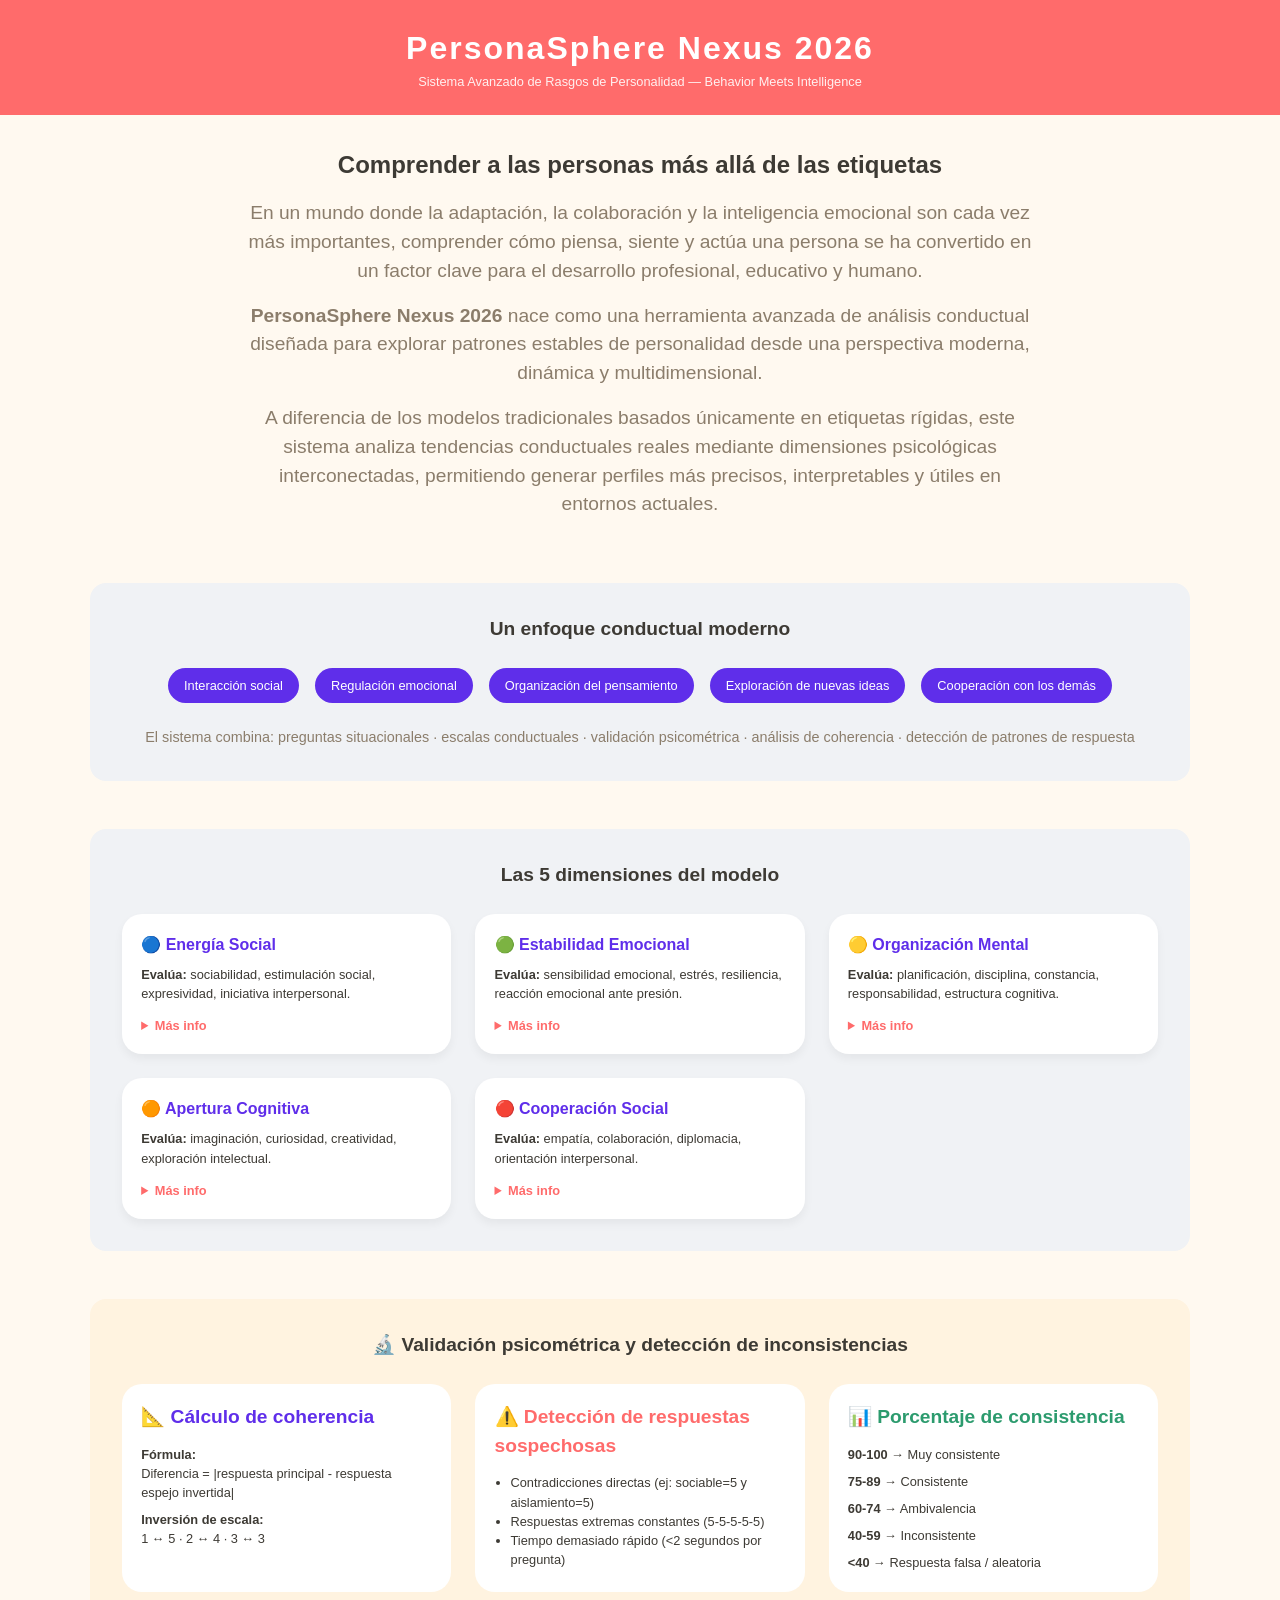
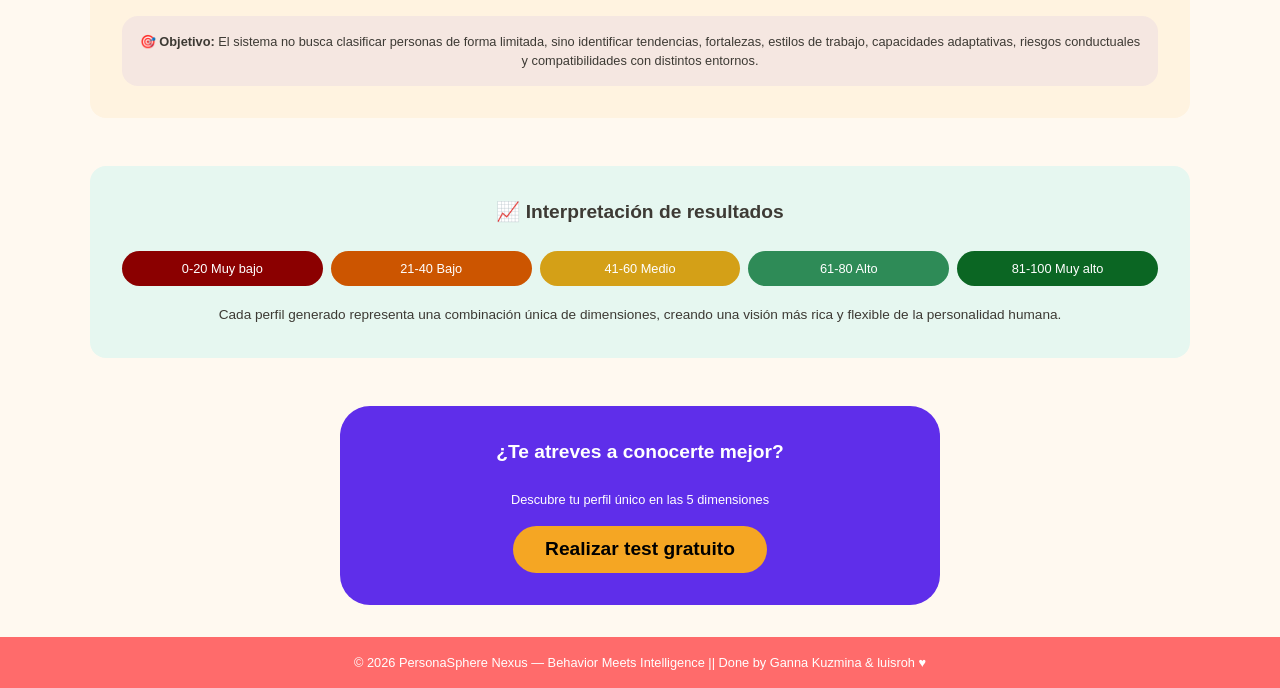
<file: index.html>
<!DOCTYPE html>
<html lang="es">

<head>
    <meta charset="UTF-8">
    <meta name="viewport" content="width=device-width, initial-scale=1.0">
    <title>PersonaSphere Nexus 2026 | Sistema Avanzado de Rasgos de Personalidad</title>
    <link rel="stylesheet" href="assets/CSS/index.css">
</head>

<body>
    <header>
        <h1>PersonaSphere Nexus 2026</h1>
        <p class="subheader">Sistema Avanzado de Rasgos de Personalidad — Behavior Meets Intelligence</p>
    </header>

    <main>
        <div class="hero">
            <h2>Comprender a las personas más allá de las etiquetas</h2>
            <div class="intro-text">
                <p class="hero-description">
                    En un mundo donde la adaptación, la colaboración y la inteligencia emocional son cada vez más
                    importantes,
                    comprender cómo piensa, siente y actúa una persona se ha convertido en un factor clave para el
                    desarrollo
                    profesional, educativo y humano.
                </p>
                <p class="hero-description">
                    <strong>PersonaSphere Nexus 2026</strong> nace como una herramienta avanzada de análisis conductual
                    diseñada
                    para explorar patrones estables de personalidad desde una perspectiva moderna, dinámica y
                    multidimensional.
                </p>
                <p class="hero-description">
                    A diferencia de los modelos tradicionales basados únicamente en etiquetas rígidas, este sistema
                    analiza
                    tendencias conductuales reales mediante dimensiones psicológicas interconectadas, permitiendo
                    generar perfiles
                    más precisos, interpretables y útiles en entornos actuales.
                </p>
            </div>
        </div>

        <section class="diferencias">
            <h3>Un enfoque conductual moderno</h3>
            <div class="badges">
                <span>Interacción social</span>
                <span>Regulación emocional</span>
                <span>Organización del pensamiento</span>
                <span>Exploración de nuevas ideas</span>
                <span>Cooperación con los demás</span>
            </div>
            <p style="text-align: center; margin-top: 1.5rem; font-size: 0.9rem; color: var(--font-secondary-colour);">
                El sistema combina: preguntas situacionales · escalas conductuales · validación psicométrica ·
                análisis de coherencia · detección de patrones de respuesta
            </p>
        </section>

        <section class="dimensiones">
            <h3>Las 5 dimensiones del modelo</h3>
            <div class="dimension-grid">
                <article class="card">
                    <h4>🔵 Energía Social</h4>
                    <p><strong>Evalúa:</strong> sociabilidad, estimulación social, expresividad, iniciativa
                        interpersonal.</p>
                    <details>
                        <summary>Más info</summary>
                        <p>⬆️ Alta: se activa con la interacción social, participa activamente, suele liderar.<br>
                            ⬇️ Baja: prefiere evitar interacción, necesita tiempo a solas, perfil reservado.</p>
                    </details>
                </article>

                <article class="card">
                    <h4>🟢 Estabilidad Emocional</h4>
                    <p><strong>Evalúa:</strong> sensibilidad emocional, estrés, resiliencia, reacción emocional ante
                        presión.</p>
                    <details>
                        <summary>Más info</summary>
                        <p>⬆️ Alta: mantiene calma bajo presión, se recupera rápidamente.<br>
                            ⬇️ Baja: se altera fácilmente, necesita tiempo para regularse, se satura.</p>
                    </details>
                </article>

                <article class="card">
                    <h4>🟡 Organización Mental</h4>
                    <p><strong>Evalúa:</strong> planificación, disciplina, constancia, responsabilidad, estructura
                        cognitiva.</p>
                    <details>
                        <summary>Más info</summary>
                        <p>⬆️ Alta: organiza prioridades, sigue estructuras, metódico.<br>
                            ⬇️ Baja: desordenado, poco constante, prefiere improvisar o caótico creativo.</p>
                    </details>
                </article>

                <article class="card">
                    <h4>🟠 Apertura Cognitiva</h4>
                    <p><strong>Evalúa:</strong> imaginación, curiosidad, creatividad, exploración intelectual.</p>
                    <details>
                        <summary>Más info</summary>
                        <p>⬆️ Alta: entusiasma explorar ideas nuevas, mente exploradora constante.<br>
                            ⬇️ Baja: prefiere lo conocido y familiar, evita cambios.</p>
                    </details>
                </article>

                <article class="card">
                    <h4>🔴 Cooperación Social</h4>
                    <p><strong>Evalúa:</strong> empatía, colaboración, diplomacia, orientación interpersonal.</p>
                    <details>
                        <summary>Más info</summary>
                        <p>⬆️ Alta: ayuda inmediatamente, intenta mediar en conflictos, busca armonía grupal.<br>
                            ⬇️ Baja: muy competitivo, prioriza objetivos propios, evita involucrarse.</p>
                    </details>
                </article>
            </div>
        </section>

        <section class="section-warning">
            <h3>🔬 Validación psicométrica y detección de inconsistencias</h3>

            <div class="tech-grid">
                <div class="tech-card">
                    <h4 id="tech-card-title">📐 Cálculo de coherencia</h4>
                    <p><strong>Fórmula:</strong><br>
                        Diferencia = |respuesta principal - respuesta espejo invertida|</p>
                    <p style="margin-top: 0.5rem;"><strong>Inversión de escala:</strong><br>
                        1 ↔ 5 · 2 ↔ 4 · 3 ↔ 3</p>
                </div>

                <div class="tech-card">
                    <h4 id="tech-card-title2">⚠️ Detección de respuestas sospechosas</h4>
                    <ul>
                        <li>Contradicciones directas (ej: sociable=5 y aislamiento=5)</li>
                        <li>Respuestas extremas constantes (5-5-5-5-5)</li>
                        <li>Tiempo demasiado rápido (&lt;2 segundos por pregunta)</li>
                    </ul>
                </div>

                <div class="tech-card">
                    <h4 id="tech-card-title3">📊 Porcentaje de consistencia</h4>
                    <div>
                        <p><strong>90-100</strong> → Muy consistente</p>
                        <p><strong>75-89</strong> → Consistente</p>
                        <p><strong>60-74</strong> → Ambivalencia</p>
                        <p><strong>40-59</strong> → Inconsistente</p>
                        <p><strong>&lt;40</strong> → Respuesta falsa / aleatoria</p>
                    </div>
                </div>
            </div>

            <div class="notice-center">
                <strong>🎯 Objetivo:</strong> El sistema no busca clasificar personas de forma limitada, sino
                identificar tendencias,
                fortalezas, estilos de trabajo, capacidades adaptativas, riesgos conductuales y compatibilidades con
                distintos entornos.
            </div>
        </section>

        <section class="section-results">
            <h3>📈 Interpretación de resultados</h3>
            <div class="badges score-legend">
                <span id="score-muybajo">0-20 Muy bajo</span>
                <span id="score-bajo">21-40 Bajo</span>
                <span id="score-medio">41-60 Medio</span>
                <span id="score-alto">61-80 Alto</span>
                <span id="score-muyalto">81-100 Muy alto</span>
            </div>
            <p style="text-align: center; margin-top: 1.2rem; font-size: 0.85rem;">
                Cada perfil generado representa una combinación única de dimensiones, creando una visión más rica y
                flexible de la personalidad humana.
            </p>
        </section>

        <div class="cta-final">
            <h3>¿Te atreves a conocerte mejor?</h3>
            <p>Descubre tu perfil único en las 5 dimensiones</p>
            <button class="btn-primary">Realizar test gratuito</button>
        </div>
    </main>

    <footer>
        <p>© 2026 PersonaSphere Nexus — Behavior Meets Intelligence || Done by Ganna Kuzmina & luisroh &hearts;</p>
    </footer>

    <script src="assets/JS/index.js"></script>
</body>

</html>
</file>
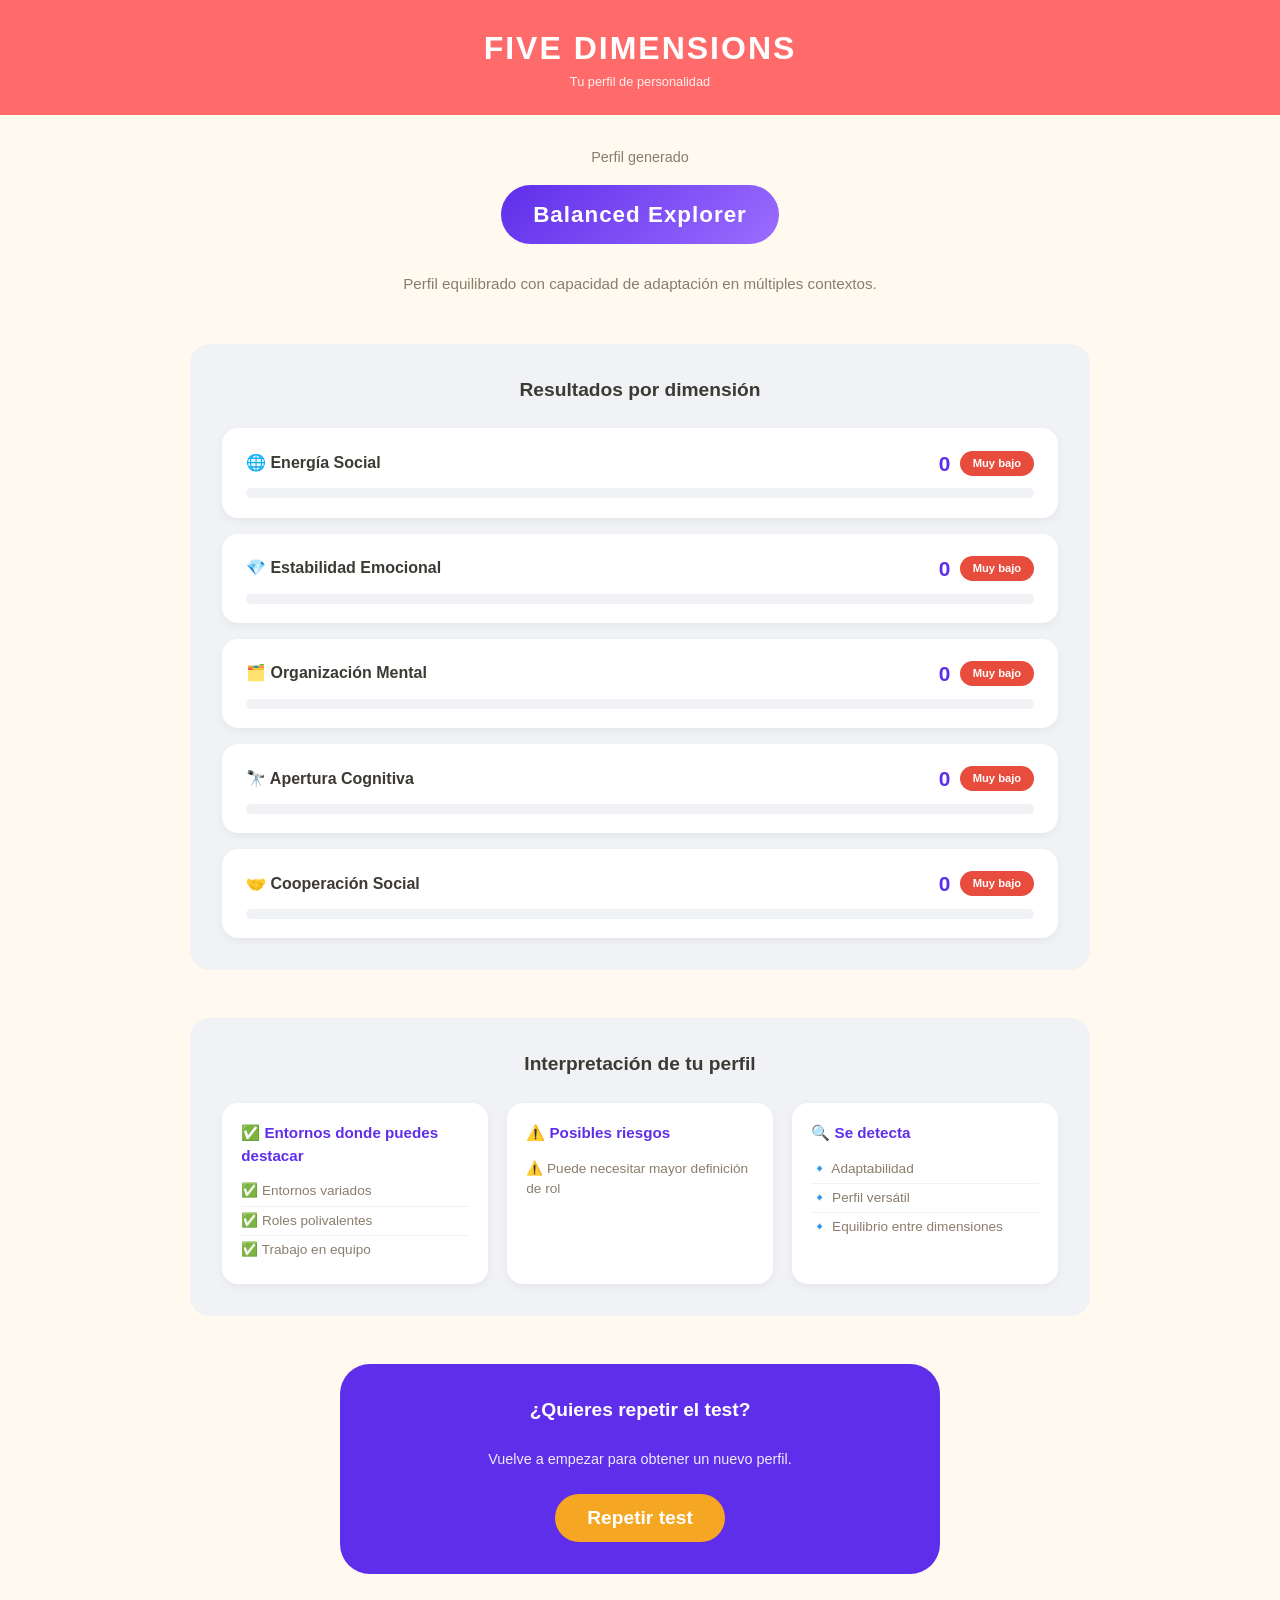
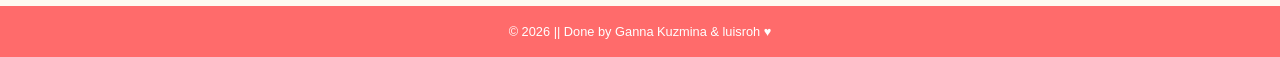
<file: results.html>
<!DOCTYPE html>
<html lang="es">

<head>
    <meta charset="UTF-8">
    <meta name="viewport" content="width=device-width, initial-scale=1.0">
    <title>FIVE DIMENSIONS | Tu Perfil</title>
    <link rel="stylesheet" href="assets/CSS/index.css">
    <link rel="stylesheet" href="assets/CSS/results.css">
</head>

<body>
    <header>
        <h1>FIVE DIMENSIONS</h1>
        <p class="subheader">Tu perfil de personalidad</p>
    </header>

    <main>

        <div class="results-hero">
            <p class="results-hero-label">Perfil generado</p>
            <div class="profile-label" id="profileLabel">Analizando...</div>
            <p class="results-hero-description" id="profileDescription"></p>
        </div>

        <div class="dimensions-section">
            <h3>Resultados por dimensión</h3>
            <div id="dimensionsContainer"></div>
        </div>

        <div class="interpretation-section">
            <h3>Interpretación de tu perfil</h3>
            <div class="interp-grid">
                <div class="interp-card">
                    <h4>✅ Entornos donde puedes destacar</h4>
                    <ul id="strengthsList"></ul>
                </div>
                <div class="interp-card">
                    <h4>⚠️ Posibles riesgos</h4>
                    <ul id="risksList"></ul>
                </div>
                <div class="interp-card">
                    <h4>🔍 Se detecta</h4>
                    <ul id="traitsList"></ul>
                </div>
            </div>
        </div>

        <div class="cta-final">
            <h3>¿Quieres repetir el test?</h3>
            <p style="margin: 0.5rem 0; font-size: 0.9rem; opacity: 0.9;">Vuelve a empezar para obtener un nuevo perfil.</p>
            <button class="btn-primary"><a href="test.html">Repetir test</a></button>
        </div>

    </main>

    <footer>
        <p>&copy; 2026 || Done by Ganna Kuzmina & luisroh ♥</p>
    </footer>

    <script>
        const DIMENSIONS = [
            { key: 'socialEnergy',       name: 'Energía Social',        icon: '🌐' },
            { key: 'emotionalStability', name: 'Estabilidad Emocional', icon: '💎' },
            { key: 'mentalOrganization', name: 'Organización Mental',   icon: '🗂️' },
            { key: 'cognitiveOpenness',  name: 'Apertura Cognitiva',    icon: '🔭' },
            { key: 'socialCooperation',  name: 'Cooperación Social',    icon: '🤝' }
        ]

        function getLevel(score) {
            if (score <= 20) return { text: 'Muy bajo',  cls: 'level-very-low' }
            if (score <= 40) return { text: 'Bajo',      cls: 'level-low' }
            if (score <= 60) return { text: 'Medio',     cls: 'level-medium' }
            if (score <= 80) return { text: 'Alto',      cls: 'level-high' }
            return              { text: 'Muy alto',  cls: 'level-very-high' }
        }

        function generateProfile(scores) {
            const { socialEnergy, emotionalStability, mentalOrganization, cognitiveOpenness, socialCooperation } = scores

            const highOrg    = mentalOrganization >= 61
            const highOpen   = cognitiveOpenness  >= 61
            const highCoop   = socialCooperation  >= 61
            const highEnergy = socialEnergy        >= 61
            const highStab   = emotionalStability  >= 61

            if (highOrg && highOpen && highCoop) return {
                label: 'Strategic Creative Collaborator',
                description: 'Perfil altamente equilibrado entre creatividad, estructura y cooperación interpersonal.',
                strengths: ['Producto digital', 'Equipos ágiles', 'Innovación', 'Diseño estratégico'],
                risks: ['Frustración en entornos rígidos', 'Desgaste burocrático', 'Sobreexigencia personal'],
                traits: ['Elevada organización mental', 'Pensamiento creativo avanzado', 'Alta orientación colaborativa']
            }
            if (highOrg && highOpen) return {
                label: 'Creative Structured Thinker',
                description: 'Combina disciplina organizativa con alta curiosidad intelectual.',
                strengths: ['Tecnología', 'Producto digital', 'Startups', 'Entornos creativos estructurados'],
                risks: ['Frustración en entornos muy rígidos', 'Saturación burocrática'],
                traits: ['Alta curiosidad intelectual', 'Fuerte capacidad organizativa', 'Estilo analítico-creativo']
            }
            if (highEnergy && highCoop) return {
                label: 'Social Connector',
                description: 'Perfil altamente social con fuerte orientación hacia las personas y los equipos.',
                strengths: ['Ventas', 'Recursos humanos', 'Coordinación de equipos', 'Atención al cliente'],
                risks: ['Desgaste en entornos solitarios', 'Dificultad con tareas muy técnicas'],
                traits: ['Alta sociabilidad', 'Orientación colaborativa', 'Fuerte empatía interpersonal']
            }
            if (highStab && highOrg) return {
                label: 'Reliable Executor',
                description: 'Perfil estable y disciplinado, orientado a la ejecución fiable y consistente.',
                strengths: ['Gestión de proyectos', 'Operaciones', 'Finanzas', 'Entornos estructurados'],
                risks: ['Resistencia al cambio', 'Dificultad con ambigüedad'],
                traits: ['Alta estabilidad emocional', 'Disciplina constante', 'Perfil ejecutor fiable']
            }
            if (highOpen) return {
                label: 'Curious Innovator',
                description: 'Mente exploradora con alta orientación hacia lo nuevo y desconocido.',
                strengths: ['Investigación', 'Innovación', 'Startups', 'Entornos creativos'],
                risks: ['Dificultad para mantener constancia', 'Dispersión de foco'],
                traits: ['Elevada curiosidad intelectual', 'Gusto por la exploración', 'Pensamiento divergente']
            }
            return {
                label: 'Balanced Explorer',
                description: 'Perfil equilibrado con capacidad de adaptación en múltiples contextos.',
                strengths: ['Entornos variados', 'Roles polivalentes', 'Trabajo en equipo'],
                risks: ['Puede necesitar mayor definición de rol'],
                traits: ['Adaptabilidad', 'Perfil versátil', 'Equilibrio entre dimensiones']
            }
        }

        function renderDimensions(scores) {
            const container = document.getElementById('dimensionsContainer')
            container.innerHTML = ''

            DIMENSIONS.forEach(dim => {
                const score = scores[dim.key]
                const level = getLevel(score)
                const row = document.createElement('div')
                row.className = 'dimension-row'
                row.innerHTML = `
                    <div class="dimension-top">
                        <div class="dimension-name">${dim.icon} ${dim.name}</div>
                        <div class="dimension-score-label">
                            <span class="dimension-score">${score}</span>
                            <span class="level-badge ${level.cls}">${level.text}</span>
                        </div>
                    </div>
                    <div class="progress-bar-bg">
                        <div class="progress-bar-fill" data-width="${score}"></div>
                    </div>
                `
                container.appendChild(row)
            })

            setTimeout(() => {
                document.querySelectorAll('.progress-bar-fill').forEach(bar => {
                    bar.style.width = bar.dataset.width + '%'
                })
            }, 100)
        }

        function renderInterpretation(profile) {
            document.getElementById('profileLabel').textContent = profile.label
            document.getElementById('profileDescription').textContent = profile.description

            profile.strengths.forEach(s => {
                const li = document.createElement('li')
                li.innerHTML = `✅ ${s}`
                document.getElementById('strengthsList').appendChild(li)
            })
            profile.risks.forEach(r => {
                const li = document.createElement('li')
                li.innerHTML = `⚠️ ${r}`
                document.getElementById('risksList').appendChild(li)
            })
            profile.traits.forEach(t => {
                const li = document.createElement('li')
                li.innerHTML = `🔹 ${t}`
                document.getElementById('traitsList').appendChild(li)
            })
        }

// fijos solo por ahora, para hacerlo en #3
        function init() {
            const scores = {
                socialEnergy: 0,
                emotionalStability: 0,
                mentalOrganization: 0,
                cognitiveOpenness: 0,
                socialCooperation: 0
            }

            const profile = generateProfile(scores)
            renderInterpretation(profile)
            renderDimensions(scores)
        }

        init()
    </script>
</body>

</html>
</file>
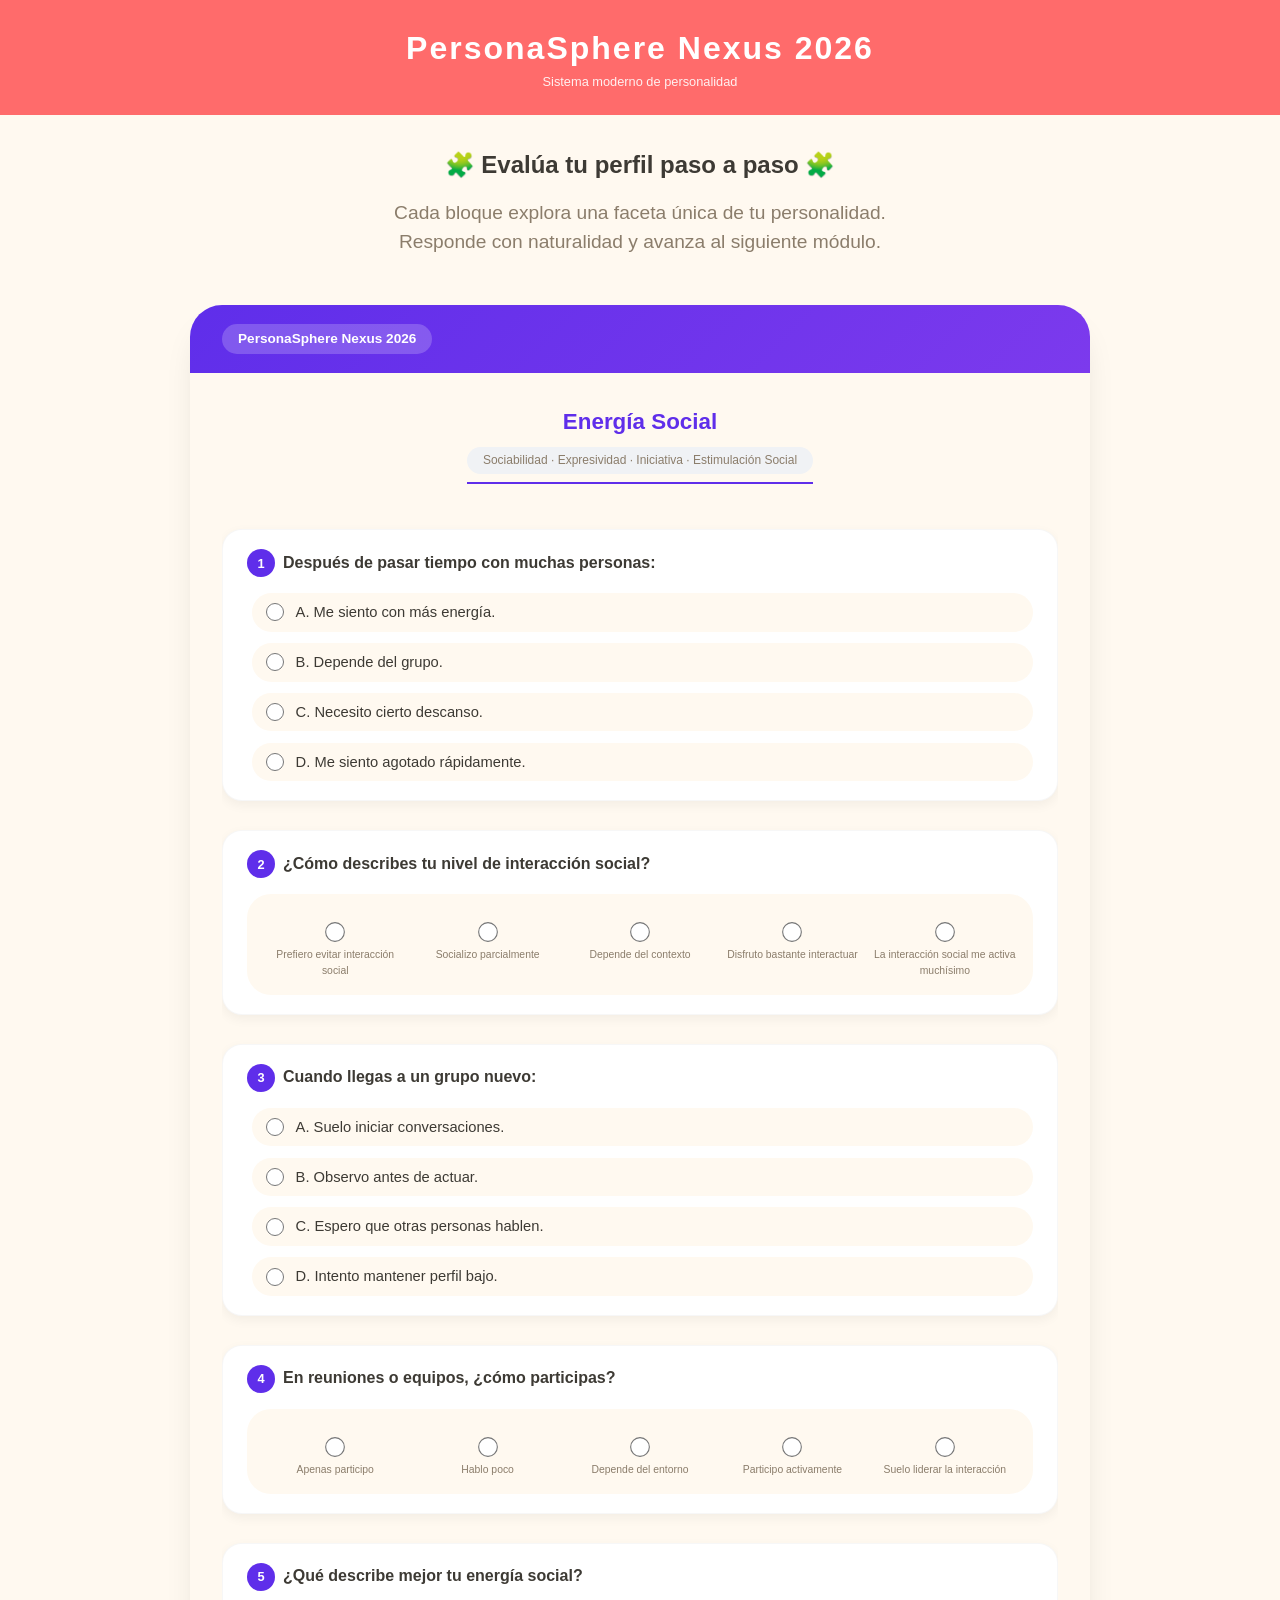
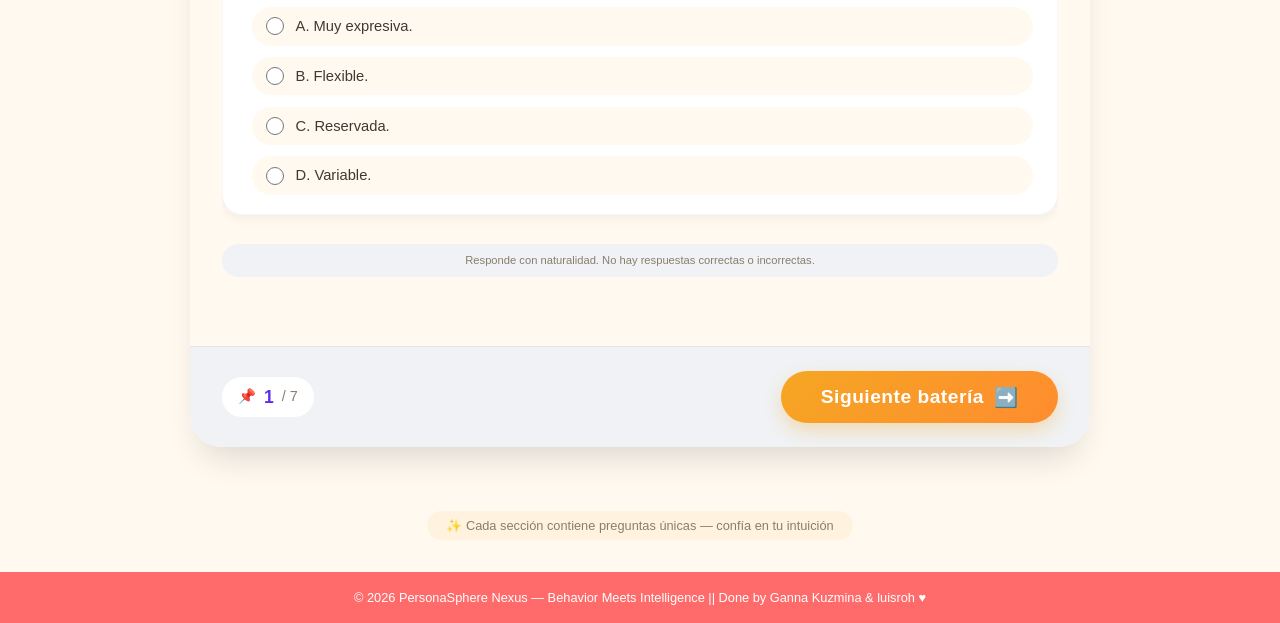
<file: test.html>
<!DOCTYPE html>
<html lang="es">

<head>
    <meta charset="UTF-8">
    <meta name="viewport" content="width=device-width, initial-scale=1.0">
    <title>PersonaSphere Nexus 2026</title>
    <link rel="stylesheet" href="assets/CSS/test.css">

</head>

<body>
    <header>
        <h1>PersonaSphere Nexus 2026</h1>
        <p class="subheader">Sistema moderno de personalidad</p>
    </header>

    <main>
        <div class="hero">
            <h2>🧩 Evalúa tu perfil paso a paso 🧩</h2>
            <p class="hero-description">
                Cada bloque explora una faceta única de tu personalidad.<br>
                Responde con naturalidad y avanza al siguiente módulo.
            </p>
        </div>

        <div class="test-container">
            <div class="test-header">
                <div class="progress-badge">PersonaSphere Nexus 2026</div>
            </div>

            <div class="questions-iframe-area">
                <iframe id="questionFrame" src="batches/batch_1.html" title="Batería de preguntas"></iframe>
            </div>

            <div class="test-footer">
                <div class="question-counter">
                    <span>📌</span>
                    <span class="counter-number" id="currentModuleLabel">1</span>
                    <span>/ 7</span>
                </div>
                <button class="btn-next" id="nextButton">
                    Siguiente batería
                    <span>➡️</span>
                </button>
            </div>
        </div>

        <div>
            <span class="info-note">✨ Cada sección contiene preguntas únicas — confía en tu intuición</span>
        </div>
    </main>

    <footer>
        <p>© 2026 PersonaSphere Nexus — Behavior Meets Intelligence || Done by Ganna Kuzmina & luisroh &hearts;</p>
    </footer>

    <script src="assets/JS/test.js"></script>
</body>

</html>
</file>
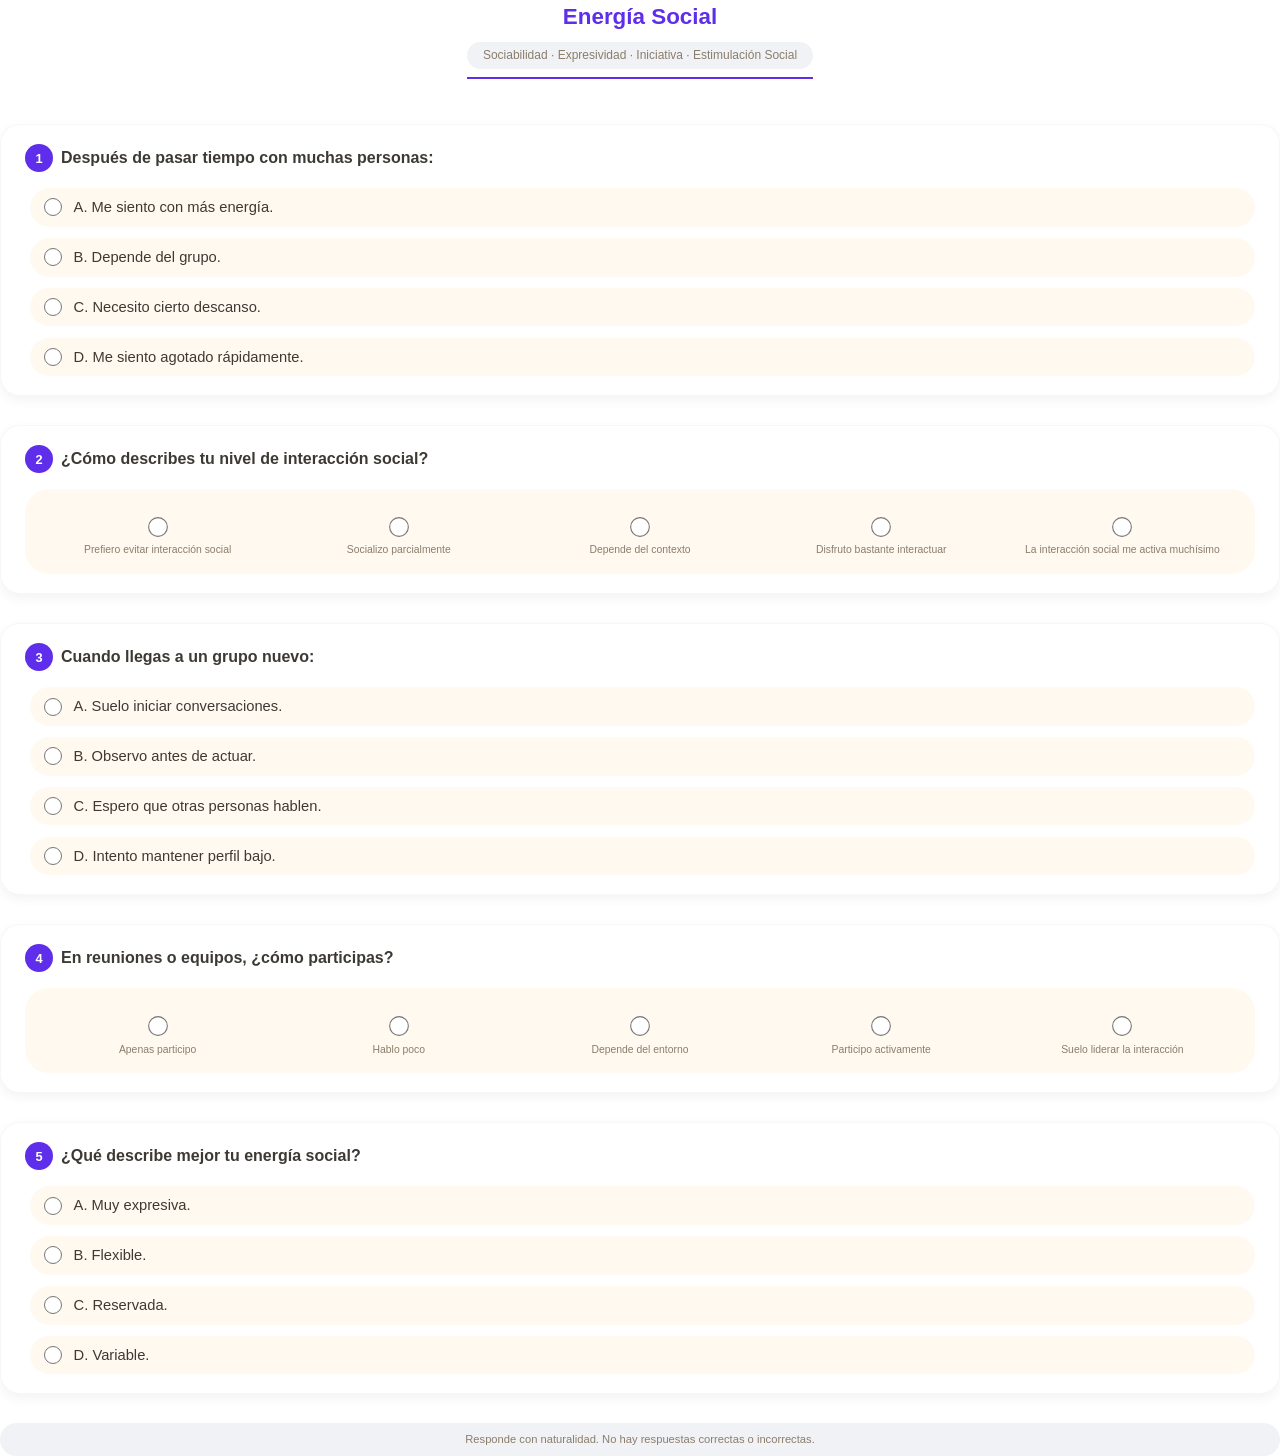
<file: batches/batch_1.html>
<!DOCTYPE html>
<html lang="es">

<head>
    <meta charset="UTF-8">
    <meta name="viewport" content="width=device-width, initial-scale=1.0">
    <title>Big Five | Energía Social</title>
    <link rel="stylesheet" href="../assets/CSS/batch.css">
</head>

<body style="background: transparent; margin: 0; padding: 0;">
    <div class="batch-container">
        <div style="text-align: center; margin-bottom: 1rem;">
            <div class="batch-header">
                <h2>
                    Energía Social
                </h2>
                <div class="dimension-badge">Sociabilidad · Expresividad · Iniciativa · Estimulación Social</div>
            </div>
        </div>

        <div class="questions-list">

            <div class="question-card" data-qid="1">
                <div class="question-text">
                    <span class="q-num">1</span>
                    <span>Después de pasar tiempo con muchas personas:</span>
                </div>
                <div class="options" data-question="1" data-type="single">
                    <label class="option">
                        <input type="radio" name="q1" value="A">
                        <span class="option-label">A. Me siento con más energía.</span>
                    </label>
                    <label class="option">
                        <input type="radio" name="q1" value="B">
                        <span class="option-label">B. Depende del grupo.</span>
                    </label>
                    <label class="option">
                        <input type="radio" name="q1" value="C">
                        <span class="option-label">C. Necesito cierto descanso.</span>
                    </label>
                    <label class="option">
                        <input type="radio" name="q1" value="D">
                        <span class="option-label">D. Me siento agotado rápidamente.</span>
                    </label>
                </div>
            </div>

            <div class="question-card" data-qid="2">
                <div class="question-text">
                    <span class="q-num">2</span>
                    <span>¿Cómo describes tu nivel de interacción social?</span>
                </div>
                <div class="likert-scale">
                    <div class="likert-options">
                        <div class="likert-item">
                            <input type="radio" name="q2" value="1">
                            <span class="likert-desc">Prefiero evitar interacción social</span>
                        </div>
                        <div class="likert-item">
                            <input type="radio" name="q2" value="2">
                            <span class="likert-desc">Socializo parcialmente</span>
                        </div>
                        <div class="likert-item">
                            <input type="radio" name="q2" value="3">
                            <span class="likert-desc">Depende del contexto</span>
                        </div>
                        <div class="likert-item">
                            <input type="radio" name="q2" value="4">
                            <span class="likert-desc">Disfruto bastante interactuar</span>
                        </div>
                        <div class="likert-item">
                            <input type="radio" name="q2" value="5">
                            <span class="likert-desc">La interacción social me activa muchísimo</span>
                        </div>
                    </div>
                </div>
            </div>

            <div class="question-card" data-qid="3">
                <div class="question-text">
                    <span class="q-num">3</span>
                    <span>Cuando llegas a un grupo nuevo:</span>
                </div>
                <div class="options" data-question="3" data-type="single">
                    <label class="option">
                        <input type="radio" name="q3" value="A">
                        <span class="option-label">A. Suelo iniciar conversaciones.</span>
                    </label>
                    <label class="option">
                        <input type="radio" name="q3" value="B">
                        <span class="option-label">B. Observo antes de actuar.</span>
                    </label>
                    <label class="option">
                        <input type="radio" name="q3" value="C">
                        <span class="option-label">C. Espero que otras personas hablen.</span>
                    </label>
                    <label class="option">
                        <input type="radio" name="q3" value="D">
                        <span class="option-label">D. Intento mantener perfil bajo.</span>
                    </label>
                </div>
            </div>

            <div class="question-card" data-qid="4">
                <div class="question-text">
                    <span class="q-num">4</span>
                    <span>En reuniones o equipos, ¿cómo participas?</span>
                </div>
                <div class="likert-scale">
                    <div class="likert-options">
                        <div class="likert-item">
                            <input type="radio" name="q4" value="1">
                            <span class="likert-desc">Apenas participo</span>
                        </div>
                        <div class="likert-item">
                            <input type="radio" name="q4" value="2">
                            <span class="likert-desc">Hablo poco</span>
                        </div>
                        <div class="likert-item">
                            <input type="radio" name="q4" value="3">
                            <span class="likert-desc">Depende del entorno</span>
                        </div>
                        <div class="likert-item">
                            <input type="radio" name="q4" value="4">
                            <span class="likert-desc">Participo activamente</span>
                        </div>
                        <div class="likert-item">
                            <input type="radio" name="q4" value="5">
                            <span class="likert-desc">Suelo liderar la interacción</span>
                        </div>
                    </div>
                </div>
            </div>

            <div class="question-card" data-qid="5">
                <div class="question-text">
                    <span class="q-num">5</span>
                    <span>¿Qué describe mejor tu energía social?</span>
                </div>
                <div class="options" data-question="5" data-type="single">
                    <label class="option">
                        <input type="radio" name="q5" value="A">
                        <span class="option-label">A. Muy expresiva.</span>
                    </label>
                    <label class="option">
                        <input type="radio" name="q5" value="B">
                        <span class="option-label">B. Flexible.</span>
                    </label>
                    <label class="option">
                        <input type="radio" name="q5" value="C">
                        <span class="option-label">C. Reservada.</span>
                    </label>
                    <label class="option">
                        <input type="radio" name="q5" value="D">
                        <span class="option-label">D. Variable.</span>
                    </label>
                </div>
            </div>

        </div>

        <div class="batch-note">
            Responde con naturalidad. No hay respuestas correctas o incorrectas.
        </div>
    </div>

    <script src="../assets/JS/batch.js"></script>
</body>

</html>
</file>
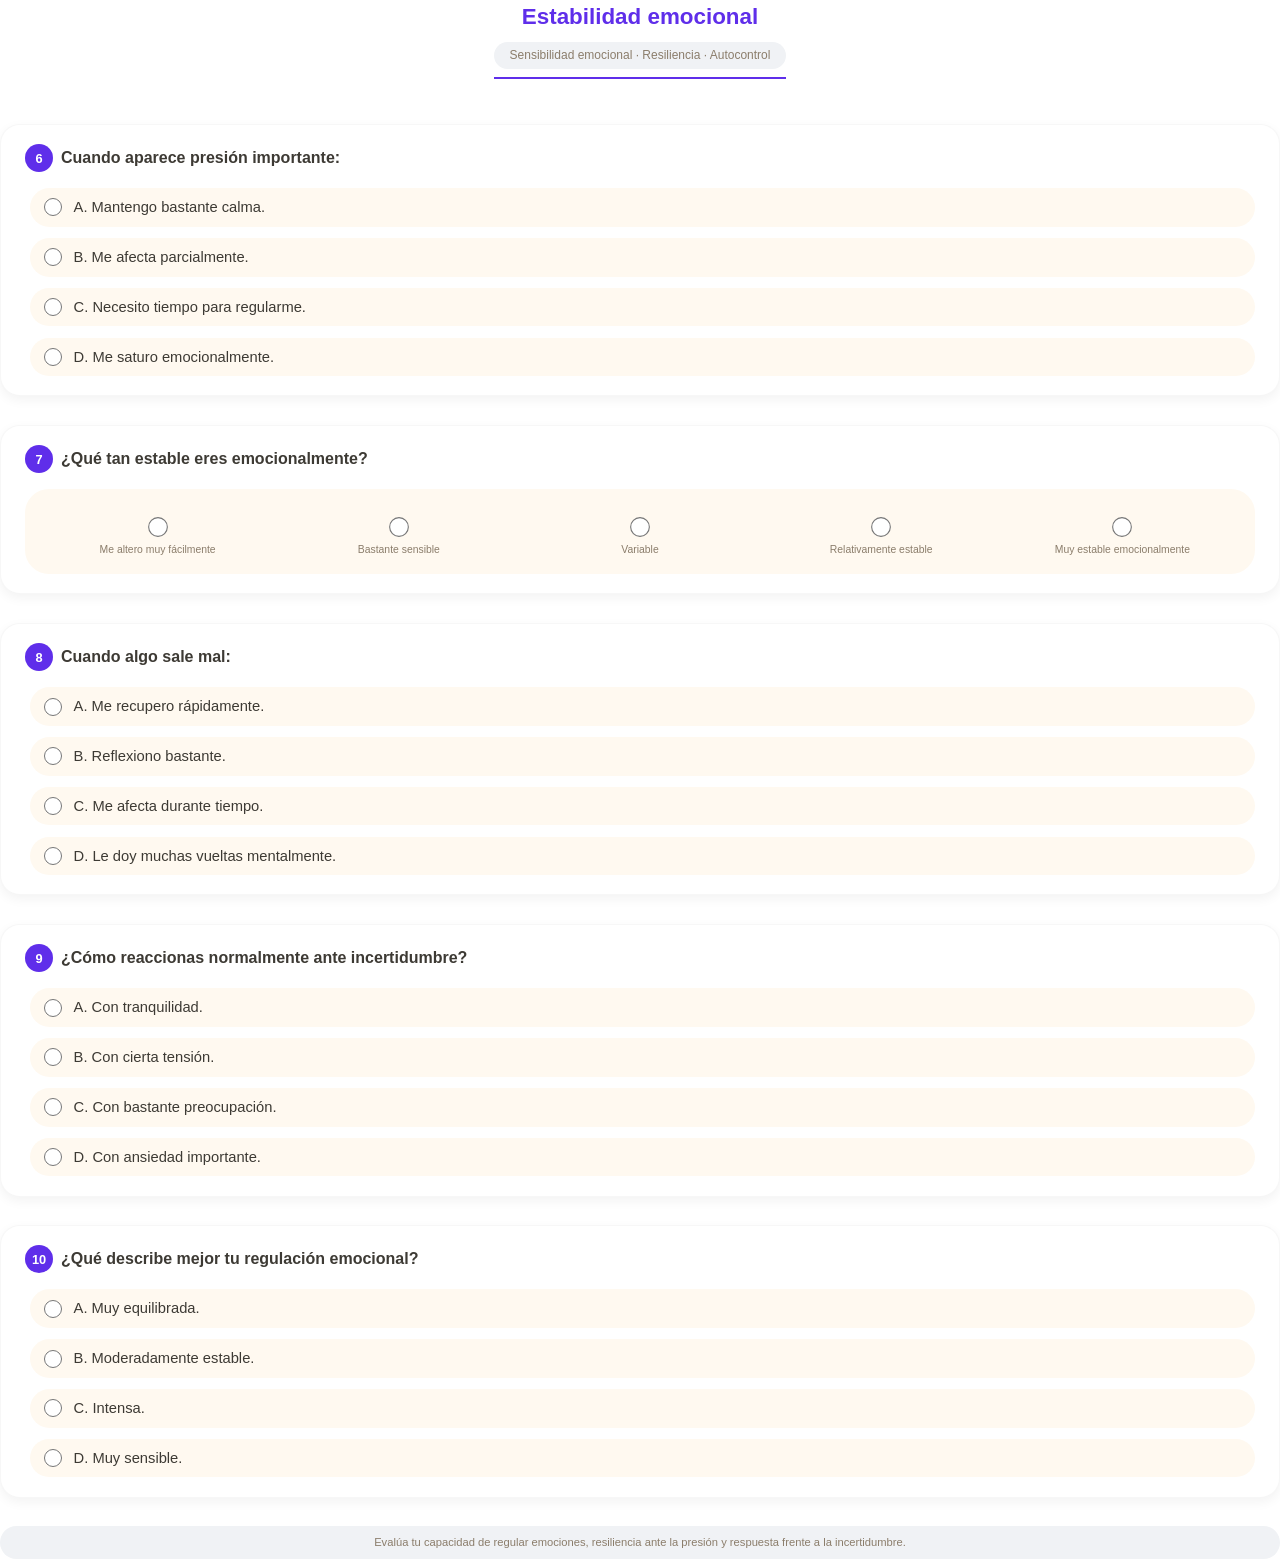
<file: batches/batch_2.html>
<!DOCTYPE html>
<html lang="es">

<head>
    <meta charset="UTF-8">
    <meta name="viewport" content="width=device-width, initial-scale=1.0">
    <title>PersonaSphere Nexus 2026</title>
    <link rel="stylesheet" href="../assets/CSS/batch.css">
</head>

<body style="background: transparent; margin: 0; padding: 0;">
    <div class="batch-container">
        <div style="text-align: center; margin-bottom: 1rem;">
            <div class="batch-header">
                <h2>
                    Estabilidad emocional
                </h2>
                <div class="dimension-badge">Sensibilidad emocional · Resiliencia · Autocontrol</div>
            </div>
        </div>

        <div class="questions-list">

            <div class="question-card" data-qid="6">
                <div class="question-text">
                    <span class="q-num">6</span>
                    <span>Cuando aparece presión importante:</span>
                </div>
                <div class="options" data-question="6" data-type="single">
                    <label class="option">
                        <input type="radio" name="q6" value="A">
                        <span class="option-label">A. Mantengo bastante calma.</span>
                    </label>
                    <label class="option">
                        <input type="radio" name="q6" value="B">
                        <span class="option-label">B. Me afecta parcialmente.</span>
                    </label>
                    <label class="option">
                        <input type="radio" name="q6" value="C">
                        <span class="option-label">C. Necesito tiempo para regularme.</span>
                    </label>
                    <label class="option">
                        <input type="radio" name="q6" value="D">
                        <span class="option-label">D. Me saturo emocionalmente.</span>
                    </label>
                </div>
            </div>

            <div class="question-card" data-qid="7">
                <div class="question-text">
                    <span class="q-num">7</span>
                    <span>¿Qué tan estable eres emocionalmente?</span>
                </div>
                <div class="likert-scale">
                    <div class="likert-options">
                        <div class="likert-item">
                            <input type="radio" name="q7" value="1">
                            <span class="likert-desc">Me altero muy fácilmente</span>
                        </div>
                        <div class="likert-item">
                            <input type="radio" name="q7" value="2">
                            <span class="likert-desc">Bastante sensible</span>
                        </div>
                        <div class="likert-item">
                            <input type="radio" name="q7" value="3">
                            <span class="likert-desc">Variable</span>
                        </div>
                        <div class="likert-item">
                            <input type="radio" name="q7" value="4">
                            <span class="likert-desc">Relativamente estable
                            </span>
                        </div>
                        <div class="likert-item">
                            <input type="radio" name="q7" value="5">
                            <span class="likert-desc">Muy estable
                                emocionalmente</span>
                        </div>
                    </div>
                </div>
            </div>

            <div class="question-card" data-qid="8">
                <div class="question-text">
                    <span class="q-num">8</span>
                    <span>Cuando algo sale mal:</span>
                </div>
                <div class="options" data-question="8" data-type="single">
                    <label class="option">
                        <input type="radio" name="q8" value="A">
                        <span class="option-label">A. Me recupero rápidamente.
                        </span>
                    </label>
                    <label class="option">
                        <input type="radio" name="q8" value="B">
                        <span class="option-label">B. Reflexiono bastante.
                        </span>
                    </label>
                    <label class="option">
                        <input type="radio" name="q8" value="C">
                        <span class="option-label">C. Me afecta durante tiempo.</span>
                    </label>
                    <label class="option">
                        <input type="radio" name="q8" value="D">
                        <span class="option-label">D. Le doy muchas vueltas mentalmente.
                        </span>
                    </label>
                </div>
            </div>

            <div class="question-card" data-qid="9">
                <div class="question-text">
                    <span class="q-num">9</span>
                    <span>¿Cómo reaccionas normalmente ante incertidumbre?</span>
                </div>
                <div class="options" data-question="9" data-type="single">
                    <label class="option">
                        <input type="radio" name="q9" value="A">
                        <span class="option-label">A. Con tranquilidad.</span>
                    </label>
                    <label class="option">
                        <input type="radio" name="q9" value="B">
                        <span class="option-label">B. Con cierta tensión.
                        </span>
                    </label>
                    <label class="option">
                        <input type="radio" name="q9" value="C">
                        <span class="option-label">C. Con bastante preocupación.
                        </span>
                    </label>
                    <label class="option">
                        <input type="radio" name="q9" value="D">
                        <span class="option-label">D. Con ansiedad importante.
                        </span>
                    </label>
                </div>
            </div>

            <div class="question-card" data-qid="10">
                <div class="question-text">
                    <span class="q-num">10</span>
                    <span>¿Qué describe mejor tu regulación emocional?</span>
                </div>
                <div class="options" data-question="10" data-type="single">
                    <label class="option">
                        <input type="radio" name="q10" value="A">
                        <span class="option-label">A. Muy equilibrada.</span>
                    </label>
                    <label class="option">
                        <input type="radio" name="q10" value="B">
                        <span class="option-label">B. Moderadamente estable.</span>
                    </label>
                    <label class="option">
                        <input type="radio" name="q10" value="C">
                        <span class="option-label">C. Intensa.</span>
                    </label>
                    <label class="option">
                        <input type="radio" name="q10" value="D">
                        <span class="option-label">D. Muy sensible.</span>
                    </label>
                </div>
            </div>
        </div>

        <div class="batch-note">
            Evalúa tu capacidad de regular emociones, resiliencia ante la presión y respuesta frente a la incertidumbre.
        </div>
    </div>

    <script src="../assets/JS/batch.js"></script>
</body>

</html>
</file>
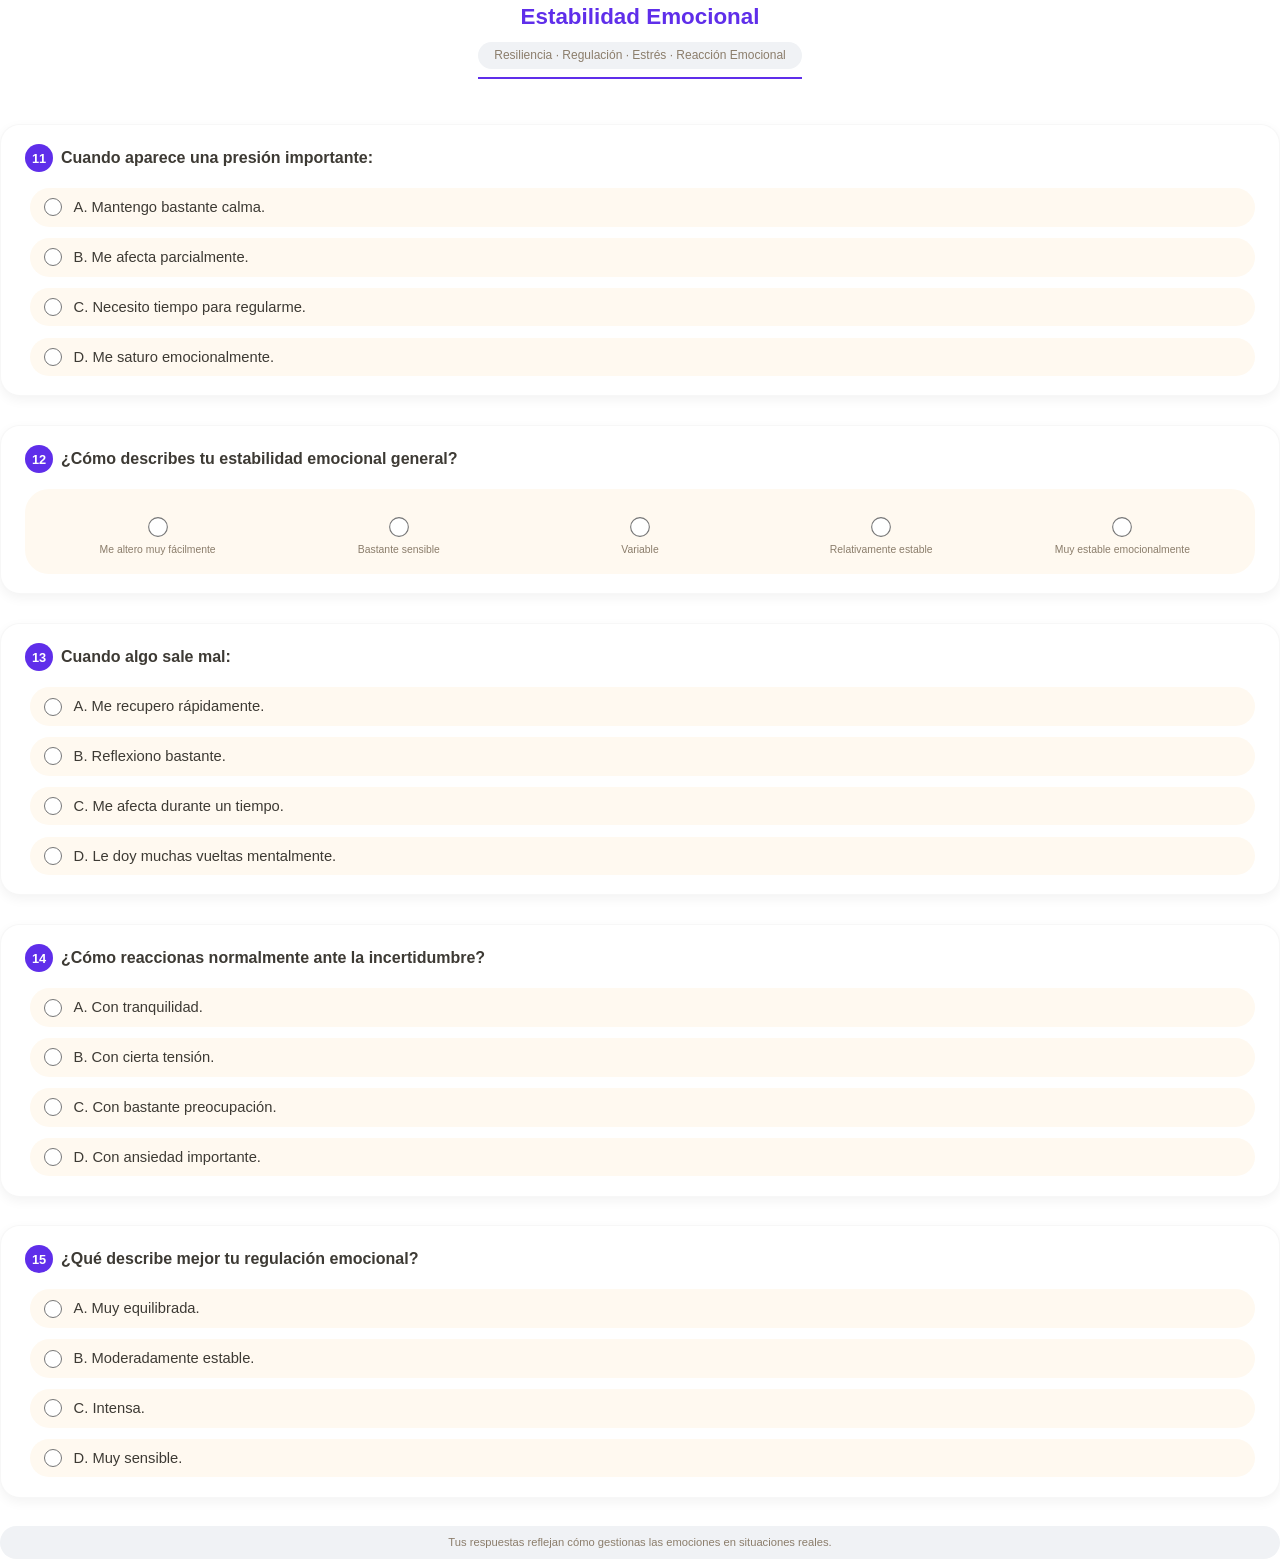
<file: batches/batch_3.html>
<!DOCTYPE html>
<html lang="es">

<head>
    <meta charset="UTF-8">
    <meta name="viewport" content="width=device-width, initial-scale=1.0">
    <title>Big Five | Estabilidad Emocional</title>
    <link rel="stylesheet" href="../assets/CSS/batch.css">
</head>

<body style="background: transparent; margin: 0; padding: 0;">
    <div class="batch-container">
        <div style="text-align: center; margin-bottom: 1rem;">
            <div class="batch-header">
                <h2>
                    Estabilidad Emocional
                </h2>
                <div class="dimension-badge">Resiliencia · Regulación · Estrés · Reacción Emocional</div>
            </div>
        </div>

        <div class="questions-list">

            <div class="question-card" data-qid="11">
                <div class="question-text">
                    <span class="q-num">11</span>
                    <span>Cuando aparece una presión importante:</span>
                </div>
                <div class="options" data-question="11" data-type="single">
                    <label class="option">
                        <input type="radio" name="q11" value="A">
                        <span class="option-label">A. Mantengo bastante calma.</span>
                    </label>
                    <label class="option">
                        <input type="radio" name="q11" value="B">
                        <span class="option-label">B. Me afecta parcialmente.</span>
                    </label>
                    <label class="option">
                        <input type="radio" name="q11" value="C">
                        <span class="option-label">C. Necesito tiempo para regularme.</span>
                    </label>
                    <label class="option">
                        <input type="radio" name="q11" value="D">
                        <span class="option-label">D. Me saturo emocionalmente.</span>
                    </label>
                </div>
            </div>

            <div class="question-card" data-qid="12">
                <div class="question-text">
                    <span class="q-num">12</span>
                    <span>¿Cómo describes tu estabilidad emocional general?</span>
                </div>
                <div class="likert-scale">
                    <div class="likert-options">
                        <div class="likert-item">
                            <input type="radio" name="q12" value="1">
                            <span class="likert-desc">Me altero muy fácilmente</span>
                        </div>
                        <div class="likert-item">
                            <input type="radio" name="q12" value="2">
                            <span class="likert-desc">Bastante sensible</span>
                        </div>
                        <div class="likert-item">
                            <input type="radio" name="q12" value="3">
                            <span class="likert-desc">Variable</span>
                        </div>
                        <div class="likert-item">
                            <input type="radio" name="q12" value="4">
                            <span class="likert-desc">Relativamente estable</span>
                        </div>
                        <div class="likert-item">
                            <input type="radio" name="q12" value="5">
                            <span class="likert-desc">Muy estable emocionalmente</span>
                        </div>
                    </div>
                </div>
            </div>

            <div class="question-card" data-qid="13">
                <div class="question-text">
                    <span class="q-num">13</span>
                    <span>Cuando algo sale mal:</span>
                </div>
                <div class="options" data-question="13" data-type="single">
                    <label class="option">
                        <input type="radio" name="q13" value="A">
                        <span class="option-label">A. Me recupero rápidamente.</span>
                    </label>
                    <label class="option">
                        <input type="radio" name="q13" value="B">
                        <span class="option-label">B. Reflexiono bastante.</span>
                    </label>
                    <label class="option">
                        <input type="radio" name="q13" value="C">
                        <span class="option-label">C. Me afecta durante un tiempo.</span>
                    </label>
                    <label class="option">
                        <input type="radio" name="q13" value="D">
                        <span class="option-label">D. Le doy muchas vueltas mentalmente.</span>
                    </label>
                </div>
            </div>

            <div class="question-card" data-qid="14">
                <div class="question-text">
                    <span class="q-num">14</span>
                    <span>¿Cómo reaccionas normalmente ante la incertidumbre?</span>
                </div>
                <div class="options" data-question="14" data-type="single">
                    <label class="option">
                        <input type="radio" name="q14" value="A">
                        <span class="option-label">A. Con tranquilidad.</span>
                    </label>
                    <label class="option">
                        <input type="radio" name="q14" value="B">
                        <span class="option-label">B. Con cierta tensión.</span>
                    </label>
                    <label class="option">
                        <input type="radio" name="q14" value="C">
                        <span class="option-label">C. Con bastante preocupación.</span>
                    </label>
                    <label class="option">
                        <input type="radio" name="q14" value="D">
                        <span class="option-label">D. Con ansiedad importante.</span>
                    </label>
                </div>
            </div>

            <div class="question-card" data-qid="15">
                <div class="question-text">
                    <span class="q-num">15</span>
                    <span>¿Qué describe mejor tu regulación emocional?</span>
                </div>
                <div class="options" data-question="15" data-type="single">
                    <label class="option">
                        <input type="radio" name="q15" value="A">
                        <span class="option-label">A. Muy equilibrada.</span>
                    </label>
                    <label class="option">
                        <input type="radio" name="q15" value="B">
                        <span class="option-label">B. Moderadamente estable.</span>
                    </label>
                    <label class="option">
                        <input type="radio" name="q15" value="C">
                        <span class="option-label">C. Intensa.</span>
                    </label>
                    <label class="option">
                        <input type="radio" name="q15" value="D">
                        <span class="option-label">D. Muy sensible.</span>
                    </label>
                </div>
            </div>

        </div>

        <div class="batch-note">
            Tus respuestas reflejan cómo gestionas las emociones en situaciones reales.
        </div>
    </div>

    <script src="../assets/JS/batch.js"></script>
</body>

</html>
</file>
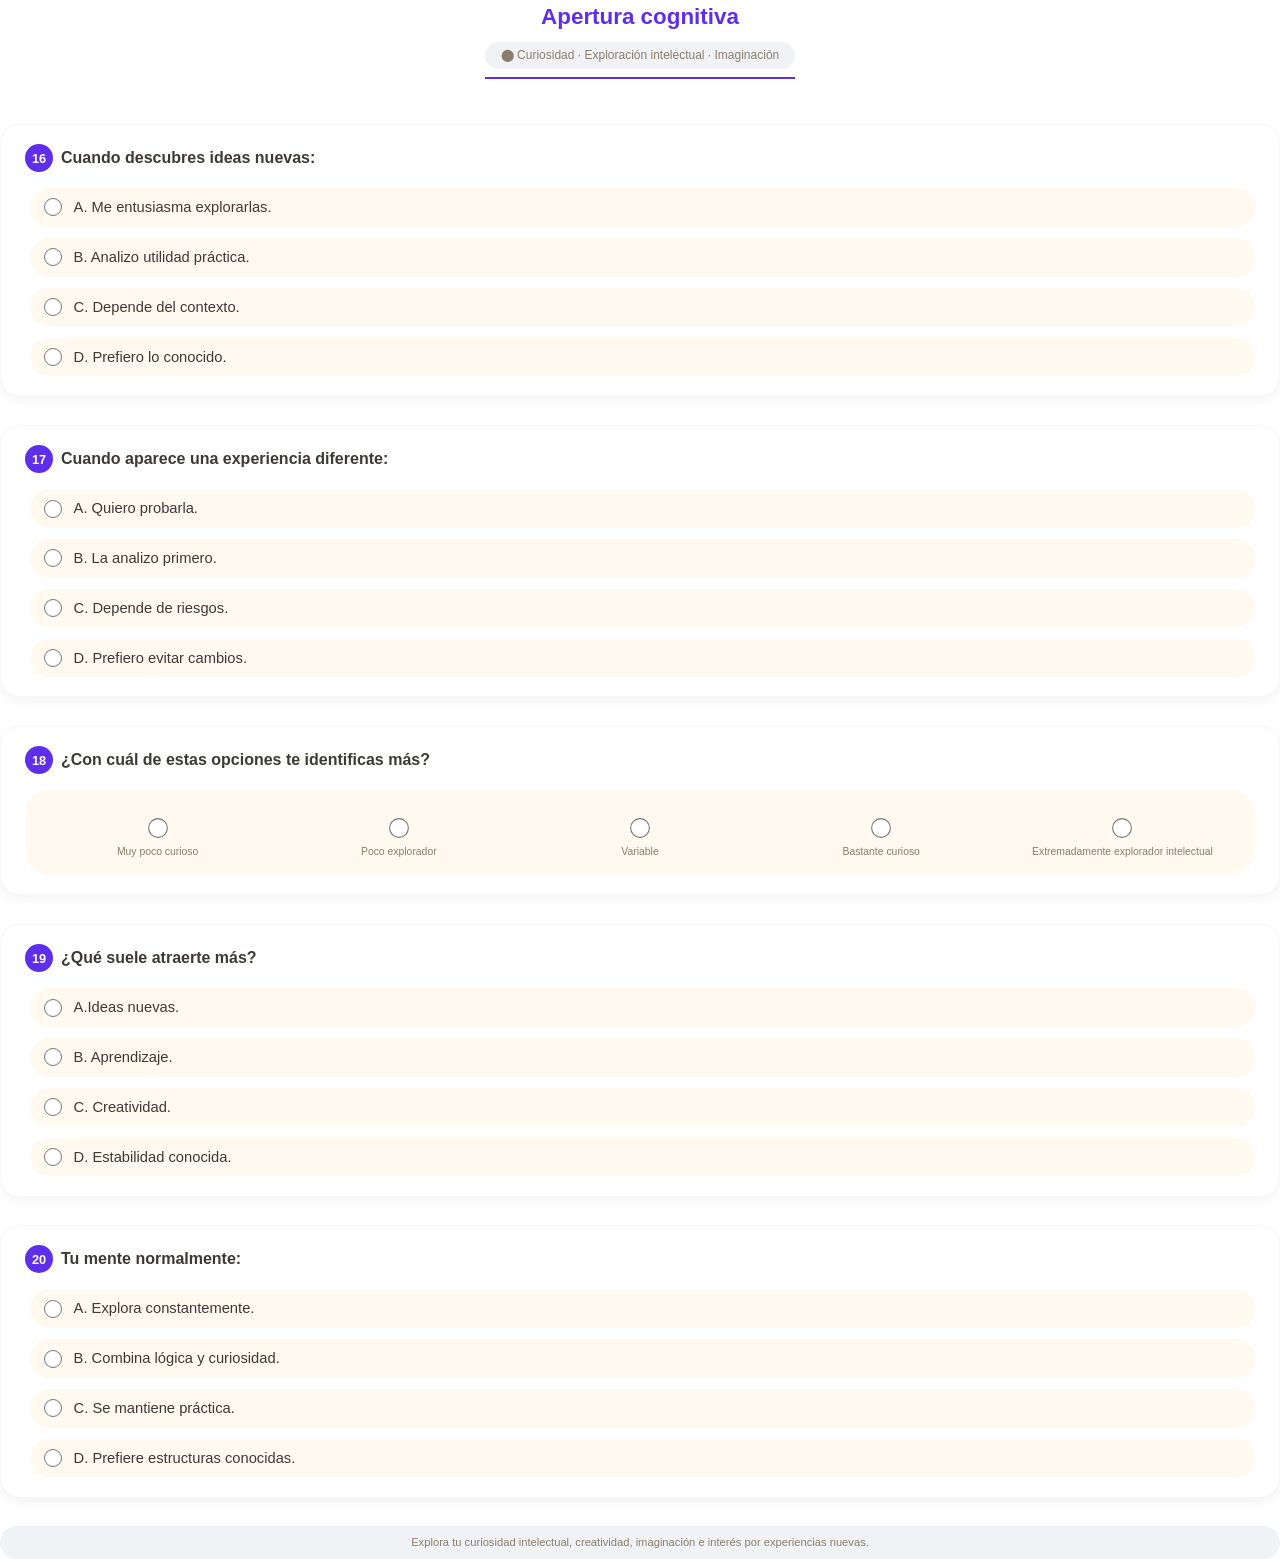
<file: batches/batch_4.html>
<!DOCTYPE html>
<html lang="es">

<head>
    <meta charset="UTF-8">
    <meta name="viewport" content="width=device-width, initial-scale=1.0">
    <title>PersonaSphere Nexus 2026</title>
    <link rel="stylesheet" href="../assets/CSS/batch.css">
</head>

<body style="background: transparent; margin: 0; padding: 0;">
    <div class="batch-container">
        <div style="text-align: center; margin-bottom: 1rem;">
            <div class="batch-header">
                <h2>
                    Apertura cognitiva
                </h2>
                <div class="dimension-badge">⬤ Curiosidad · Exploración intelectual · Imaginación</div>
            </div>
        </div>

        <div class="questions-list">

            <div class="question-card" data-qid="16">
                <div class="question-text">
                    <span class="q-num">16</span>
                    <span>Cuando descubres ideas nuevas:</span>
                </div>
                <div class="options">
                    <label class="option">
                        <input type="radio" name="q16" value="A">
                        <span class="option-label">A. Me entusiasma explorarlas.
                        </span>
                    </label>
                    <label class="option">
                        <input type="radio" name="q16" value="B">
                        <span class="option-label">B. Analizo utilidad práctica.
                        </span>
                    </label>
                    <label class="option">
                        <input type="radio" name="q16" value="C">
                        <span class="option-label">C. Depende del contexto.
                        </span>
                    </label>
                    <label class="option">
                        <input type="radio" name="q16" value="D">
                        <span class="option-label">D. Prefiero lo conocido.</span>
                    </label>
                </div>
            </div>


            <div class="question-card" data-qid="17">
                <div class="question-text">
                    <span class="q-num">17</span>
                    <span>Cuando aparece una experiencia diferente:</span>
                </div>
                <div class="options">
                    <label class="option">
                        <input type="radio" name="q17" value="A">
                        <span class="option-label">A. Quiero probarla.
                        </span>
                    </label>
                    <label class="option">
                        <input type="radio" name="q17" value="B">
                        <span class="option-label">B. La analizo primero.
                        </span>
                    </label>
                    <label class="option">
                        <input type="radio" name="q17" value="C">
                        <span class="option-label">C. Depende de riesgos.
                        </span>
                    </label>
                    <label class="option">
                        <input type="radio" name="q17" value="D">
                        <span class="option-label">D. Prefiero evitar cambios.
                        </span>
                    </label>
                </div>
            </div>


            <div class="question-card" data-qid="18">
                <div class="question-text">
                    <span class="q-num">18</span>
                    <span>¿Con cuál de estas opciones te identificas más?</span>
                </div>
                <div class="likert-scale">
                    <div class="likert-options">
                        <div class="likert-item">
                            <input type="radio" name="q18" value="1">
                            <span class="likert-desc">Muy poco curioso</span>
                        </div>
                        <div class="likert-item">
                            <input type="radio" name="q18" value="2">
                            <span class="likert-desc">Poco explorador</span>
                        </div>
                        <div class="likert-item">
                            <input type="radio" name="q18" value="3">
                            <span class="likert-desc">Variable
                            </span>
                        </div>
                        <div class="likert-item">
                            <input type="radio" name="q18" value="4">
                            <span class="likert-desc">Bastante curioso
                            </span>
                        </div>
                        <div class="likert-item">
                            <input type="radio" name="q18" value="5">
                            <span class="likert-desc">Extremadamente explorador
                                intelectual
                            </span>
                        </div>
                    </div>
                </div>
            </div>


            <div class="question-card" data-qid="19">
                <div class="question-text">
                    <span class="q-num">19</span>
                    <span>¿Qué suele atraerte más?</span>
                </div>
                <div class="options">
                    <label class="option">
                        <input type="radio" name="q19" value="A">
                        <span class="option-label">A.Ideas nuevas.
                        </span>
                    </label>
                    <label class="option">
                        <input type="radio" name="q19" value="B">
                        <span class="option-label">B. Aprendizaje.
                        </span>
                    </label>
                    <label class="option">
                        <input type="radio" name="q19" value="C">
                        <span class="option-label">C. Creatividad.
                        </span>
                    </label>
                    <label class="option">
                        <input type="radio" name="q19" value="D">
                        <span class="option-label">D. Estabilidad conocida.</span>
                    </label>
                </div>
            </div>


            <div class="question-card" data-qid="20">
                <div class="question-text">
                    <span class="q-num">20</span>
                    <span>Tu mente normalmente:</span>
                </div>
                <div class="options">
                    <label class="option">
                        <input type="radio" name="q20" value="A">
                        <span class="option-label">A. Explora constantemente.
                        </span>
                    </label>
                    <label class="option">
                        <input type="radio" name="q20" value="B">
                        <span class="option-label">B. Combina lógica y curiosidad.
                        </span>
                    </label>
                    <label class="option">
                        <input type="radio" name="q20" value="C">
                        <span class="option-label">C. Se mantiene práctica.</span>
                    </label>
                    <label class="option">
                        <input type="radio" name="q20" value="D">
                        <span class="option-label">D. Prefiere estructuras conocidas.</span>
                    </label>
                </div>
            </div>
        </div>

        <div class="batch-note">
            Explora tu curiosidad intelectual, creatividad, imaginación e interés por experiencias nuevas.
        </div>
    </div>
</body>

</html>
</file>
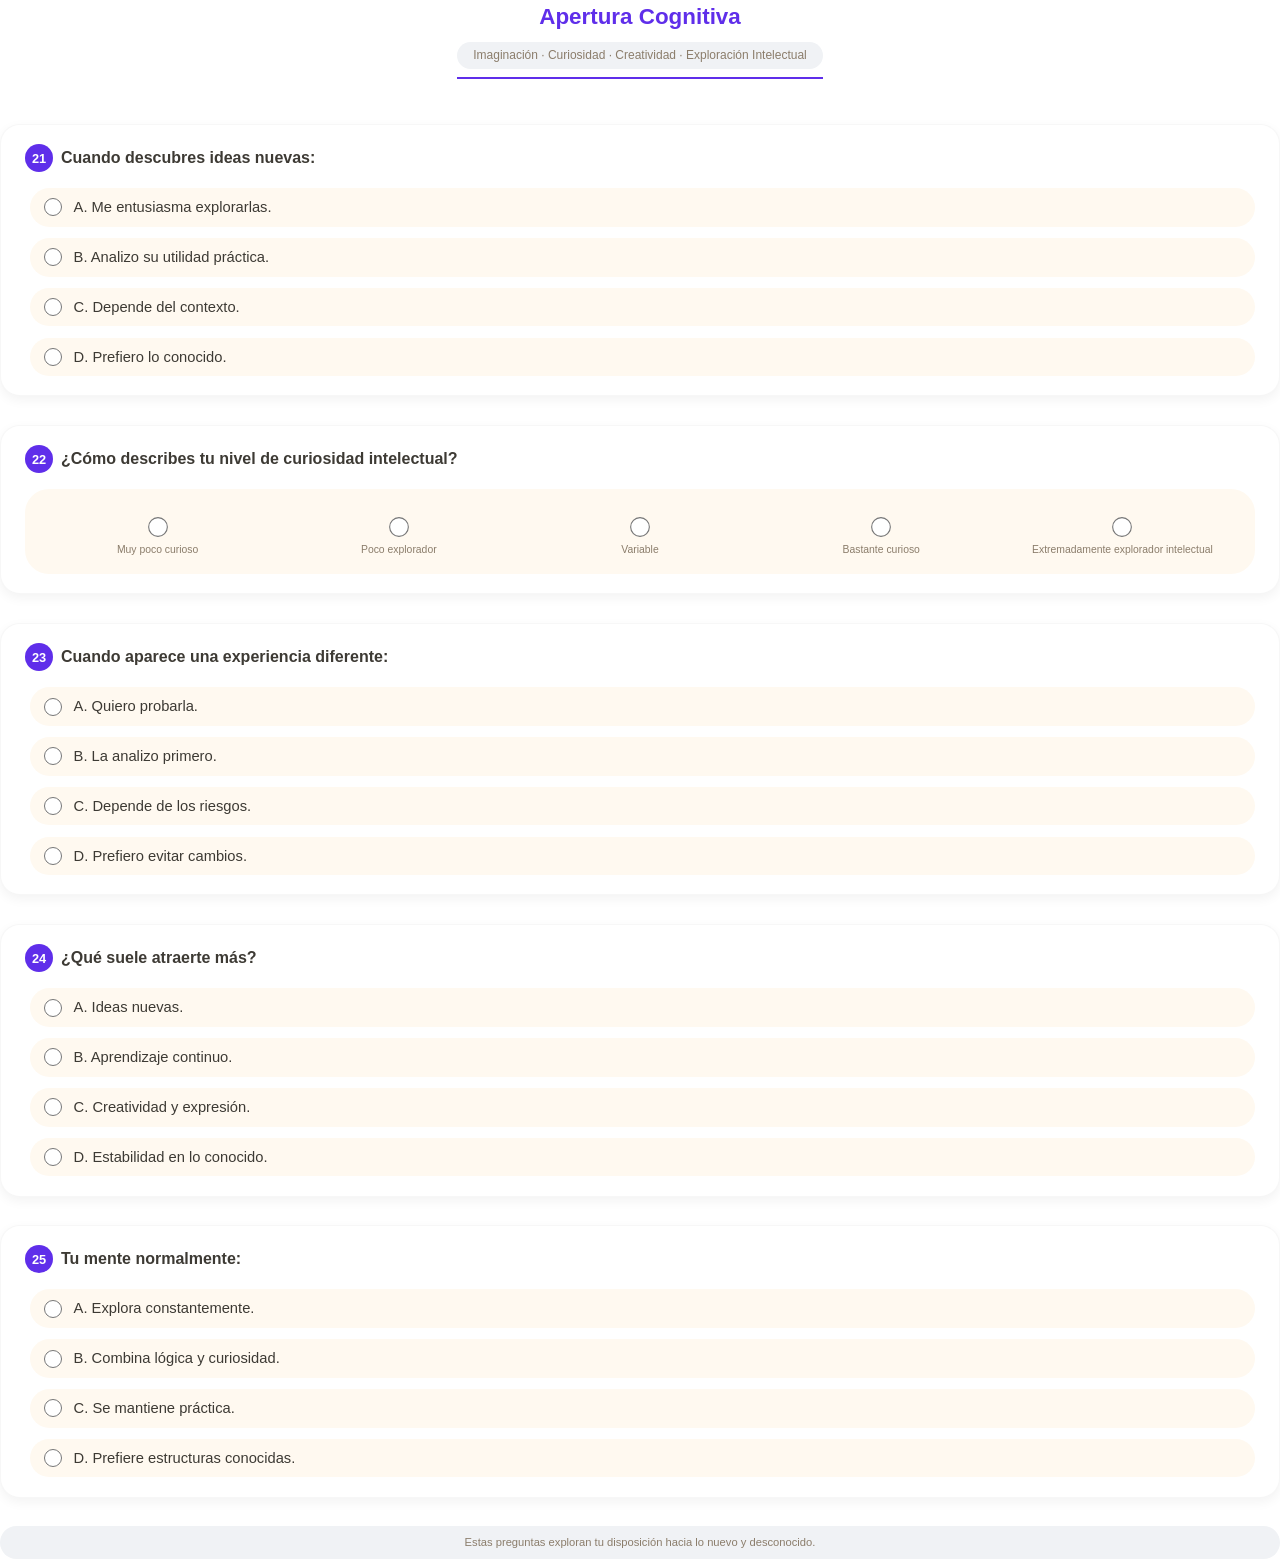
<file: batches/batch_5.html>
<!DOCTYPE html>
<html lang="es">

<head>
    <meta charset="UTF-8">
    <meta name="viewport" content="width=device-width, initial-scale=1.0">
    <title>Big Five | Apertura Cognitiva</title>
    <link rel="stylesheet" href="../assets/CSS/batch.css">
</head>

<body style="background: transparent; margin: 0; padding: 0;">
    <div class="batch-container">
        <div style="text-align: center; margin-bottom: 1rem;">
            <div class="batch-header">
                <h2>
                    Apertura Cognitiva
                </h2>
                <div class="dimension-badge">Imaginación · Curiosidad · Creatividad · Exploración Intelectual</div>
            </div>
        </div>

        <div class="questions-list">

            <div class="question-card" data-qid="21">
                <div class="question-text">
                    <span class="q-num">21</span>
                    <span>Cuando descubres ideas nuevas:</span>
                </div>
                <div class="options" data-question="21" data-type="single">
                    <label class="option">
                        <input type="radio" name="q21" value="A">
                        <span class="option-label">A. Me entusiasma explorarlas.</span>
                    </label>
                    <label class="option">
                        <input type="radio" name="q21" value="B">
                        <span class="option-label">B. Analizo su utilidad práctica.</span>
                    </label>
                    <label class="option">
                        <input type="radio" name="q21" value="C">
                        <span class="option-label">C. Depende del contexto.</span>
                    </label>
                    <label class="option">
                        <input type="radio" name="q21" value="D">
                        <span class="option-label">D. Prefiero lo conocido.</span>
                    </label>
                </div>
            </div>

            <div class="question-card" data-qid="22">
                <div class="question-text">
                    <span class="q-num">22</span>
                    <span>¿Cómo describes tu nivel de curiosidad intelectual?</span>
                </div>
                <div class="likert-scale">
                    <div class="likert-options">
                        <div class="likert-item">
                            <input type="radio" name="q22" value="1">
                            <span class="likert-desc">Muy poco curioso</span>
                        </div>
                        <div class="likert-item">
                            <input type="radio" name="q22" value="2">
                            <span class="likert-desc">Poco explorador</span>
                        </div>
                        <div class="likert-item">
                            <input type="radio" name="q22" value="3">
                            <span class="likert-desc">Variable</span>
                        </div>
                        <div class="likert-item">
                            <input type="radio" name="q22" value="4">
                            <span class="likert-desc">Bastante curioso</span>
                        </div>
                        <div class="likert-item">
                            <input type="radio" name="q22" value="5">
                            <span class="likert-desc">Extremadamente explorador intelectual</span>
                        </div>
                    </div>
                </div>
            </div>

            <div class="question-card" data-qid="23">
                <div class="question-text">
                    <span class="q-num">23</span>
                    <span>Cuando aparece una experiencia diferente:</span>
                </div>
                <div class="options" data-question="23" data-type="single">
                    <label class="option">
                        <input type="radio" name="q23" value="A">
                        <span class="option-label">A. Quiero probarla.</span>
                    </label>
                    <label class="option">
                        <input type="radio" name="q23" value="B">
                        <span class="option-label">B. La analizo primero.</span>
                    </label>
                    <label class="option">
                        <input type="radio" name="q23" value="C">
                        <span class="option-label">C. Depende de los riesgos.</span>
                    </label>
                    <label class="option">
                        <input type="radio" name="q23" value="D">
                        <span class="option-label">D. Prefiero evitar cambios.</span>
                    </label>
                </div>
            </div>

            <div class="question-card" data-qid="24">
                <div class="question-text">
                    <span class="q-num">24</span>
                    <span>¿Qué suele atraerte más?</span>
                </div>
                <div class="options" data-question="24" data-type="single">
                    <label class="option">
                        <input type="radio" name="q24" value="A">
                        <span class="option-label">A. Ideas nuevas.</span>
                    </label>
                    <label class="option">
                        <input type="radio" name="q24" value="B">
                        <span class="option-label">B. Aprendizaje continuo.</span>
                    </label>
                    <label class="option">
                        <input type="radio" name="q24" value="C">
                        <span class="option-label">C. Creatividad y expresión.</span>
                    </label>
                    <label class="option">
                        <input type="radio" name="q24" value="D">
                        <span class="option-label">D. Estabilidad en lo conocido.</span>
                    </label>
                </div>
            </div>

            <div class="question-card" data-qid="25">
                <div class="question-text">
                    <span class="q-num">25</span>
                    <span>Tu mente normalmente:</span>
                </div>
                <div class="options" data-question="25" data-type="single">
                    <label class="option">
                        <input type="radio" name="q25" value="A">
                        <span class="option-label">A. Explora constantemente.</span>
                    </label>
                    <label class="option">
                        <input type="radio" name="q25" value="B">
                        <span class="option-label">B. Combina lógica y curiosidad.</span>
                    </label>
                    <label class="option">
                        <input type="radio" name="q25" value="C">
                        <span class="option-label">C. Se mantiene práctica.</span>
                    </label>
                    <label class="option">
                        <input type="radio" name="q25" value="D">
                        <span class="option-label">D. Prefiere estructuras conocidas.</span>
                    </label>
                </div>
            </div>

        </div>

        <div class="batch-note">
            Estas preguntas exploran tu disposición hacia lo nuevo y desconocido.
        </div>
    </div>

    <script src="../assets/JS/batch.js"></script>
</body>

</html>
</file>
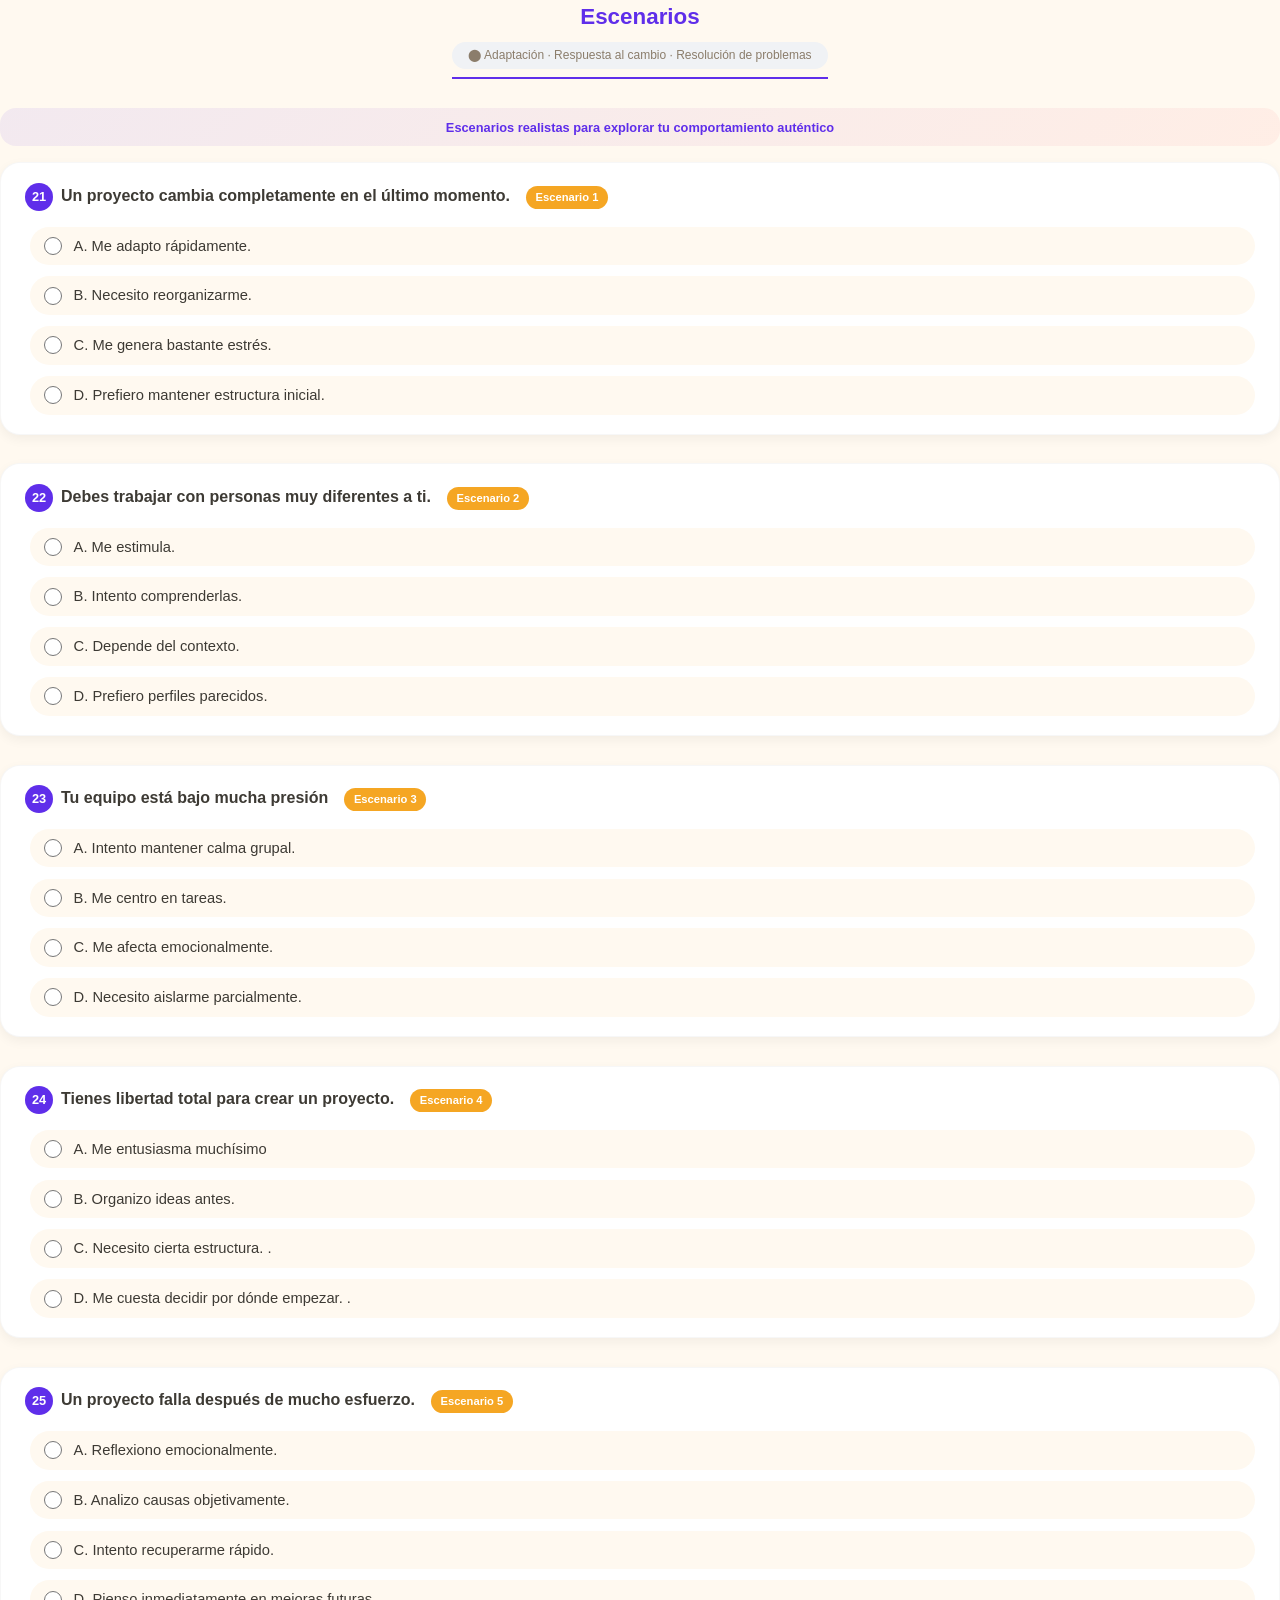
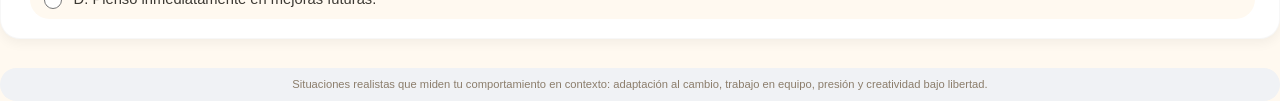
<file: batches/batch_6.html>
<!DOCTYPE html>
<html lang="es">

<head>
    <meta charset="UTF-8">
    <meta name="viewport" content="width=device-width, initial-scale=1.0">
    <title>PersonaSphere Nexus 2026</title>
    <link rel="stylesheet" href="../assets/CSS/batch.css">
</head>

<body>
    <div class="batch-container">
        <div style="text-align: center; margin-bottom: 1rem;">
            <div class="batch-header">
                <h2>
                    Escenarios
                </h2>
                <div class="dimension-badge">⬤ Adaptación · Respuesta al cambio · Resolución de problemas</div>
            </div>
            <div class="scenario-note">
                Escenarios realistas para explorar tu comportamiento auténtico
            </div>
        </div>

        <div class="questions-list">
            <div class="question-card" data-qid="21">
                <div class="question-text">
                    <span class="q-num">21</span>
                    <span>Un proyecto cambia completamente en el último momento.</span>
                    <span class="scenario-badge">Escenario 1</span>
                </div>
                <div class="options">
                    <label class="option">
                        <input type="radio" name="q21" value="A">
                        <span class="option-label">A. Me adapto rápidamente.
                        </span>
                    </label>
                    <label class="option">
                        <input type="radio" name="q21" value="B">
                        <span class="option-label">B. Necesito reorganizarme.</span>
                    </label>
                    <label class="option">
                        <input type="radio" name="q21" value="C">
                        <span class="option-label">C. Me genera bastante estrés.
                        </span>
                    </label>
                    <label class="option">
                        <input type="radio" name="q21" value="D">
                        <span class="option-label">D. Prefiero mantener estructura inicial.
                        </span>
                    </label>
                </div>
            </div>

            <div class="question-card" data-qid="22">
                <div class="question-text">
                    <span class="q-num">22</span>
                    <span>Debes trabajar con personas muy diferentes a ti.</span>
                    <span class="scenario-badge">Escenario 2</span>
                </div>
                <div class="options">
                    <label class="option">
                        <input type="radio" name="q22" value="A">
                        <span class="option-label">A. Me estimula.
                        </span>
                    </label>
                    <label class="option">
                        <input type="radio" name="q22" value="B">
                        <span class="option-label">B. Intento comprenderlas.
                        </span>
                    </label>
                    <label class="option">
                        <input type="radio" name="q22" value="C">
                        <span class="option-label">C. Depende del contexto.</span>
                    </label>
                    <label class="option">
                        <input type="radio" name="q22" value="D">
                        <span class="option-label">D. Prefiero perfiles parecidos.
                        </span>
                    </label>
                </div>
            </div>

            <div class="question-card" data-qid="23">
                <div class="question-text">
                    <span class="q-num">23</span>
                    <span>Tu equipo está bajo mucha presión</span>
                    <span class="scenario-badge">Escenario 3</span>
                </div>
                <div class="options">
                    <label class="option">
                        <input type="radio" name="q23" value="A">
                        <span class="option-label">A. Intento mantener calma grupal.</span>
                    </label>
                    <label class="option">
                        <input type="radio" name="q23" value="B">
                        <span class="option-label">B. Me centro en tareas.</span>
                    </label>
                    <label class="option">
                        <input type="radio" name="q23" value="C">
                        <span class="option-label">C. Me afecta emocionalmente.
                        </span>
                    </label>
                    <label class="option">
                        <input type="radio" name="q23" value="D">
                        <span class="option-label">D. Necesito aislarme parcialmente.</span>
                    </label>
                </div>
            </div>

            <div class="question-card" data-qid="24">
                <div class="question-text">
                    <span class="q-num">24</span>
                    <span>Tienes libertad total para crear un proyecto.</span>
                    <span class="scenario-badge">Escenario 4</span>
                </div>
                <div class="options">
                    <label class="option">
                        <input type="radio" name="q24" value="A">
                        <span class="option-label">A. Me entusiasma muchísimo</span>
                    </label>
                    <label class="option">
                        <input type="radio" name="q24" value="B">
                        <span class="option-label">B. Organizo ideas antes.
                        </span>
                    </label>
                    <label class="option">
                        <input type="radio" name="q24" value="C">
                        <span class="option-label">C. Necesito cierta estructura.
                            .</span>
                    </label>
                    <label class="option">
                        <input type="radio" name="q24" value="D">
                        <span class="option-label">D. Me cuesta decidir por dónde empezar.
                            .</span>
                    </label>
                </div>
            </div>

            <div class="question-card" data-qid="25">
                <div class="question-text">
                    <span class="q-num">25</span>
                    <span>Un proyecto falla después de mucho esfuerzo.</span>
                    <span class="scenario-badge">Escenario 5</span>
                </div>
                <div class="options">
                    <label class="option">
                        <input type="radio" name="q25" value="A">
                        <span class="option-label">A. Reflexiono emocionalmente.</span>
                    </label>
                    <label class="option">
                        <input type="radio" name="q25" value="B">
                        <span class="option-label">B. Analizo causas objetivamente.</span>
                    </label>
                    <label class="option">
                        <input type="radio" name="q25" value="C">
                        <span class="option-label">C. Intento recuperarme rápido.</span>
                    </label>
                    <label class="option">
                        <input type="radio" name="q25" value="D">
                        <span class="option-label">D. Pienso inmediatamente en mejoras futuras.</span>
                    </label>
                </div>
            </div>
        </div>

        <div class="batch-note">
            Situaciones realistas que miden tu comportamiento en contexto: adaptación al cambio, trabajo en equipo,
            presión y
            creatividad bajo libertad.
        </div>
    </div>
</body>

</html>
</file>
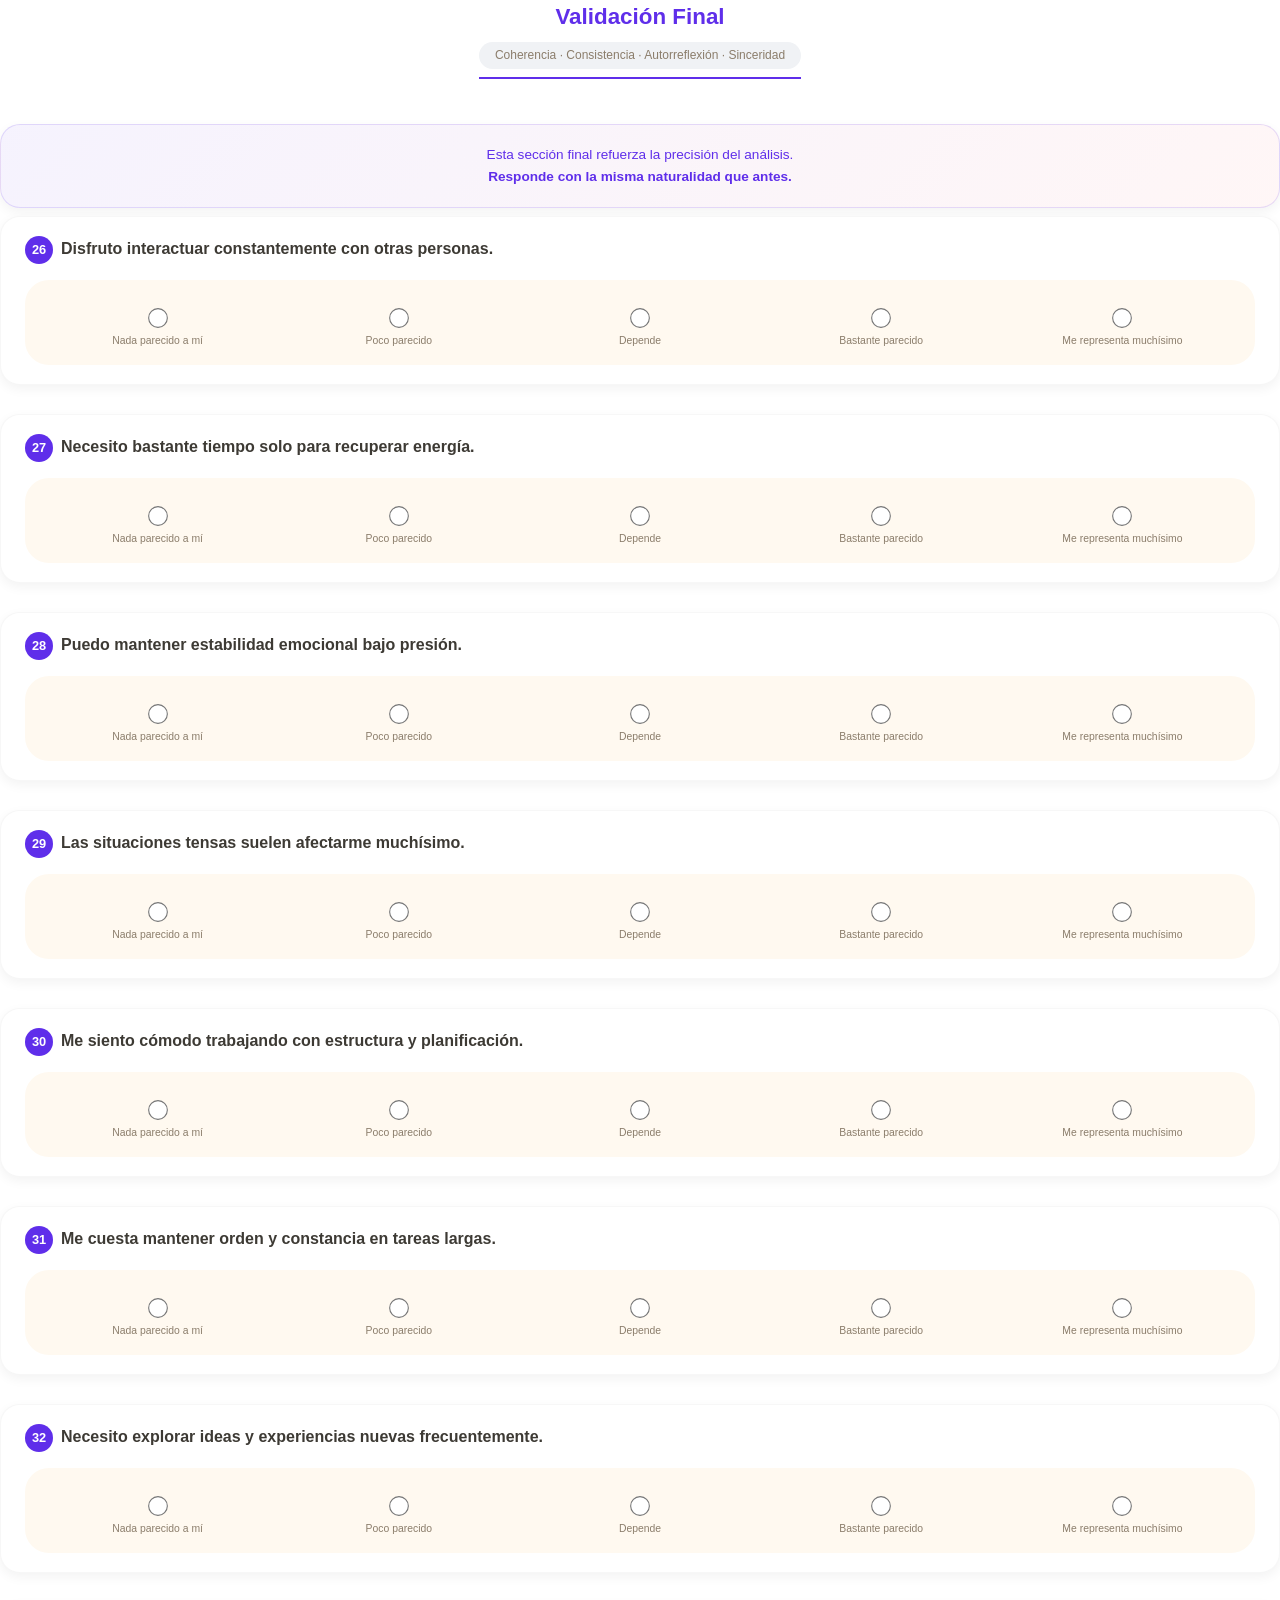
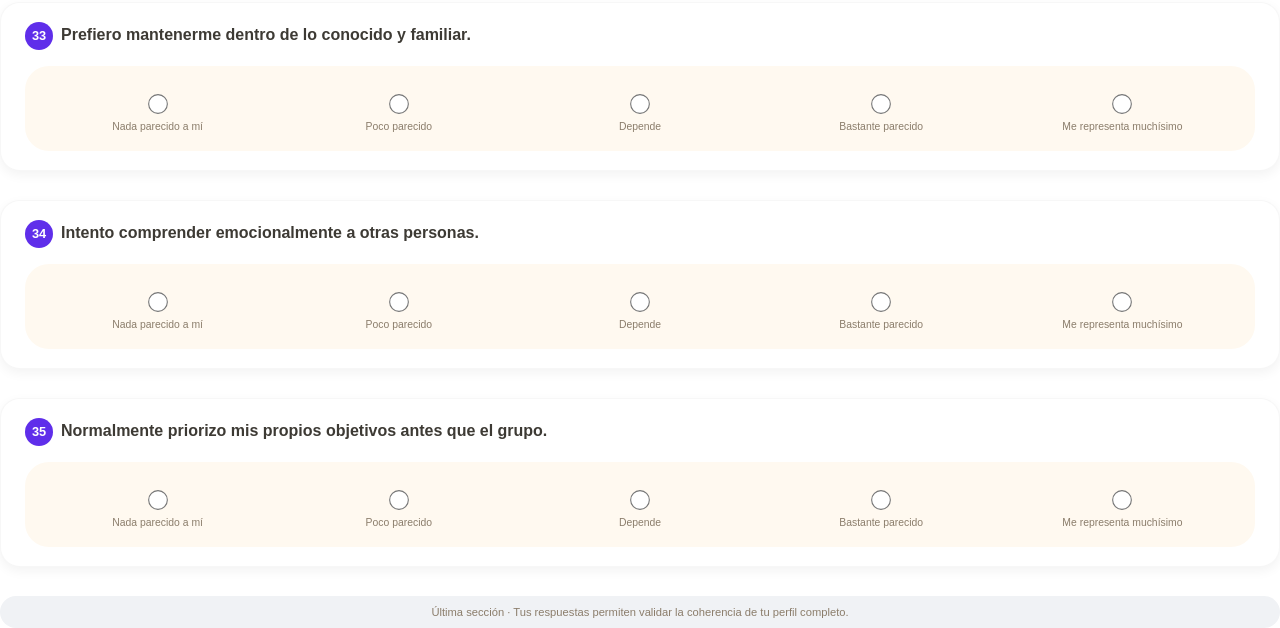
<file: batches/batch_7.html>
<!DOCTYPE html>
<html lang="es">

<head>
    <meta charset="UTF-8">
    <meta name="viewport" content="width=device-width, initial-scale=1.0">
    <title>Big Five | Validación Psicométrica</title>
    <link rel="stylesheet" href="../assets/CSS/batch.css">
</head>

<body style="background: transparent; margin: 0; padding: 0;">
    <div class="batch-container">
        <div style="text-align: center; margin-bottom: 1rem;">
            <div class="batch-header">
                <h2>
                    Validación Final
                </h2>
                <div class="dimension-badge">Coherencia · Consistencia · Autorreflexión · Sinceridad</div>
            </div>
        </div>

        <!-- Nota explicativa -->
        <div class="question-card" style="background: linear-gradient(135deg, rgba(95,46,234,0.06) 0%, rgba(255,107,107,0.06) 100%); border: 1px solid rgba(95,46,234,0.15); margin-bottom: 0.5rem;">
            <div style="font-size: 0.85rem; color: var(--primary-colour); text-align: center; line-height: 1.6;">
                Esta sección final refuerza la precisión del análisis.<br>
                <strong>Responde con la misma naturalidad que antes.</strong>
            </div>
        </div>

        <div class="questions-list">

            <!-- ENERGÍA SOCIAL -->
            <div class="question-card" data-qid="26">
                <div class="question-text">
                    <span class="q-num">26</span>
                    <span>Disfruto interactuar constantemente con otras personas.</span>
                </div>
                <div class="likert-scale">
                    <div class="likert-options">
                        <div class="likert-item">
                            <input type="radio" name="q26" value="1">
                            <span class="likert-desc">Nada parecido a mí</span>
                        </div>
                        <div class="likert-item">
                            <input type="radio" name="q26" value="2">
                            <span class="likert-desc">Poco parecido</span>
                        </div>
                        <div class="likert-item">
                            <input type="radio" name="q26" value="3">
                            <span class="likert-desc">Depende</span>
                        </div>
                        <div class="likert-item">
                            <input type="radio" name="q26" value="4">
                            <span class="likert-desc">Bastante parecido</span>
                        </div>
                        <div class="likert-item">
                            <input type="radio" name="q26" value="5">
                            <span class="likert-desc">Me representa muchísimo</span>
                        </div>
                    </div>
                </div>
            </div>

            <div class="question-card" data-qid="27">
                <div class="question-text">
                    <span class="q-num">27</span>
                    <span>Necesito bastante tiempo solo para recuperar energía.</span>
                </div>
                <div class="likert-scale">
                    <div class="likert-options">
                        <div class="likert-item">
                            <input type="radio" name="q27" value="1">
                            <span class="likert-desc">Nada parecido a mí</span>
                        </div>
                        <div class="likert-item">
                            <input type="radio" name="q27" value="2">
                            <span class="likert-desc">Poco parecido</span>
                        </div>
                        <div class="likert-item">
                            <input type="radio" name="q27" value="3">
                            <span class="likert-desc">Depende</span>
                        </div>
                        <div class="likert-item">
                            <input type="radio" name="q27" value="4">
                            <span class="likert-desc">Bastante parecido</span>
                        </div>
                        <div class="likert-item">
                            <input type="radio" name="q27" value="5">
                            <span class="likert-desc">Me representa muchísimo</span>
                        </div>
                    </div>
                </div>
            </div>

            <!-- ESTABILIDAD EMOCIONAL -->
            <div class="question-card" data-qid="28">
                <div class="question-text">
                    <span class="q-num">28</span>
                    <span>Puedo mantener estabilidad emocional bajo presión.</span>
                </div>
                <div class="likert-scale">
                    <div class="likert-options">
                        <div class="likert-item">
                            <input type="radio" name="q28" value="1">
                            <span class="likert-desc">Nada parecido a mí</span>
                        </div>
                        <div class="likert-item">
                            <input type="radio" name="q28" value="2">
                            <span class="likert-desc">Poco parecido</span>
                        </div>
                        <div class="likert-item">
                            <input type="radio" name="q28" value="3">
                            <span class="likert-desc">Depende</span>
                        </div>
                        <div class="likert-item">
                            <input type="radio" name="q28" value="4">
                            <span class="likert-desc">Bastante parecido</span>
                        </div>
                        <div class="likert-item">
                            <input type="radio" name="q28" value="5">
                            <span class="likert-desc">Me representa muchísimo</span>
                        </div>
                    </div>
                </div>
            </div>

            <div class="question-card" data-qid="29">
                <div class="question-text">
                    <span class="q-num">29</span>
                    <span>Las situaciones tensas suelen afectarme muchísimo.</span>
                </div>
                <div class="likert-scale">
                    <div class="likert-options">
                        <div class="likert-item">
                            <input type="radio" name="q29" value="1">
                            <span class="likert-desc">Nada parecido a mí</span>
                        </div>
                        <div class="likert-item">
                            <input type="radio" name="q29" value="2">
                            <span class="likert-desc">Poco parecido</span>
                        </div>
                        <div class="likert-item">
                            <input type="radio" name="q29" value="3">
                            <span class="likert-desc">Depende</span>
                        </div>
                        <div class="likert-item">
                            <input type="radio" name="q29" value="4">
                            <span class="likert-desc">Bastante parecido</span>
                        </div>
                        <div class="likert-item">
                            <input type="radio" name="q29" value="5">
                            <span class="likert-desc">Me representa muchísimo</span>
                        </div>
                    </div>
                </div>
            </div>

            <!-- ORGANIZACIÓN -->
            <div class="question-card" data-qid="30">
                <div class="question-text">
                    <span class="q-num">30</span>
                    <span>Me siento cómodo trabajando con estructura y planificación.</span>
                </div>
                <div class="likert-scale">
                    <div class="likert-options">
                        <div class="likert-item">
                            <input type="radio" name="q30" value="1">
                            <span class="likert-desc">Nada parecido a mí</span>
                        </div>
                        <div class="likert-item">
                            <input type="radio" name="q30" value="2">
                            <span class="likert-desc">Poco parecido</span>
                        </div>
                        <div class="likert-item">
                            <input type="radio" name="q30" value="3">
                            <span class="likert-desc">Depende</span>
                        </div>
                        <div class="likert-item">
                            <input type="radio" name="q30" value="4">
                            <span class="likert-desc">Bastante parecido</span>
                        </div>
                        <div class="likert-item">
                            <input type="radio" name="q30" value="5">
                            <span class="likert-desc">Me representa muchísimo</span>
                        </div>
                    </div>
                </div>
            </div>

            <div class="question-card" data-qid="31">
                <div class="question-text">
                    <span class="q-num">31</span>
                    <span>Me cuesta mantener orden y constancia en tareas largas.</span>
                </div>
                <div class="likert-scale">
                    <div class="likert-options">
                        <div class="likert-item">
                            <input type="radio" name="q31" value="1">
                            <span class="likert-desc">Nada parecido a mí</span>
                        </div>
                        <div class="likert-item">
                            <input type="radio" name="q31" value="2">
                            <span class="likert-desc">Poco parecido</span>
                        </div>
                        <div class="likert-item">
                            <input type="radio" name="q31" value="3">
                            <span class="likert-desc">Depende</span>
                        </div>
                        <div class="likert-item">
                            <input type="radio" name="q31" value="4">
                            <span class="likert-desc">Bastante parecido</span>
                        </div>
                        <div class="likert-item">
                            <input type="radio" name="q31" value="5">
                            <span class="likert-desc">Me representa muchísimo</span>
                        </div>
                    </div>
                </div>
            </div>

            <!-- APERTURA -->
            <div class="question-card" data-qid="32">
                <div class="question-text">
                    <span class="q-num">32</span>
                    <span>Necesito explorar ideas y experiencias nuevas frecuentemente.</span>
                </div>
                <div class="likert-scale">
                    <div class="likert-options">
                        <div class="likert-item">
                            <input type="radio" name="q32" value="1">
                            <span class="likert-desc">Nada parecido a mí</span>
                        </div>
                        <div class="likert-item">
                            <input type="radio" name="q32" value="2">
                            <span class="likert-desc">Poco parecido</span>
                        </div>
                        <div class="likert-item">
                            <input type="radio" name="q32" value="3">
                            <span class="likert-desc">Depende</span>
                        </div>
                        <div class="likert-item">
                            <input type="radio" name="q32" value="4">
                            <span class="likert-desc">Bastante parecido</span>
                        </div>
                        <div class="likert-item">
                            <input type="radio" name="q32" value="5">
                            <span class="likert-desc">Me representa muchísimo</span>
                        </div>
                    </div>
                </div>
            </div>

            <div class="question-card" data-qid="33">
                <div class="question-text">
                    <span class="q-num">33</span>
                    <span>Prefiero mantenerme dentro de lo conocido y familiar.</span>
                </div>
                <div class="likert-scale">
                    <div class="likert-options">
                        <div class="likert-item">
                            <input type="radio" name="q33" value="1">
                            <span class="likert-desc">Nada parecido a mí</span>
                        </div>
                        <div class="likert-item">
                            <input type="radio" name="q33" value="2">
                            <span class="likert-desc">Poco parecido</span>
                        </div>
                        <div class="likert-item">
                            <input type="radio" name="q33" value="3">
                            <span class="likert-desc">Depende</span>
                        </div>
                        <div class="likert-item">
                            <input type="radio" name="q33" value="4">
                            <span class="likert-desc">Bastante parecido</span>
                        </div>
                        <div class="likert-item">
                            <input type="radio" name="q33" value="5">
                            <span class="likert-desc">Me representa muchísimo</span>
                        </div>
                    </div>
                </div>
            </div>

            <!-- COOPERACIÓN -->
            <div class="question-card" data-qid="34">
                <div class="question-text">
                    <span class="q-num">34</span>
                    <span>Intento comprender emocionalmente a otras personas.</span>
                </div>
                <div class="likert-scale">
                    <div class="likert-options">
                        <div class="likert-item">
                            <input type="radio" name="q34" value="1">
                            <span class="likert-desc">Nada parecido a mí</span>
                        </div>
                        <div class="likert-item">
                            <input type="radio" name="q34" value="2">
                            <span class="likert-desc">Poco parecido</span>
                        </div>
                        <div class="likert-item">
                            <input type="radio" name="q34" value="3">
                            <span class="likert-desc">Depende</span>
                        </div>
                        <div class="likert-item">
                            <input type="radio" name="q34" value="4">
                            <span class="likert-desc">Bastante parecido</span>
                        </div>
                        <div class="likert-item">
                            <input type="radio" name="q34" value="5">
                            <span class="likert-desc">Me representa muchísimo</span>
                        </div>
                    </div>
                </div>
            </div>

            <div class="question-card" data-qid="35">
                <div class="question-text">
                    <span class="q-num">35</span>
                    <span>Normalmente priorizo mis propios objetivos antes que el grupo.</span>
                </div>
                <div class="likert-scale">
                    <div class="likert-options">
                        <div class="likert-item">
                            <input type="radio" name="q35" value="1">
                            <span class="likert-desc">Nada parecido a mí</span>
                        </div>
                        <div class="likert-item">
                            <input type="radio" name="q35" value="2">
                            <span class="likert-desc">Poco parecido</span>
                        </div>
                        <div class="likert-item">
                            <input type="radio" name="q35" value="3">
                            <span class="likert-desc">Depende</span>
                        </div>
                        <div class="likert-item">
                            <input type="radio" name="q35" value="4">
                            <span class="likert-desc">Bastante parecido</span>
                        </div>
                        <div class="likert-item">
                            <input type="radio" name="q35" value="5">
                            <span class="likert-desc">Me representa muchísimo</span>
                        </div>
                    </div>
                </div>
            </div>

        </div>

        <div class="batch-note">
            Última sección · Tus respuestas permiten validar la coherencia de tu perfil completo.
        </div>
    </div>

    <script src="../assets/JS/batch.js"></script>
</body>

</html>
</file>
<file: assets/CSS/index.css>
:root {
    --primary-colour: #5F2EEA;
    --secondary-colour: #FF6B6B;
    --background-colour: #FFF9F0;
    --background2-colour: #F0F2F5;
    --shadow-colour: rgba(0, 0, 0, 0.05);
    --font-colour: #3D3A34;
    --font-secondary-colour: #8B7D6B;
    --highlight-colour: #F5A623;

    --font-family: 'Segoe UI', Tahoma, Geneva, Verdana, sans-serif;

    --font-size-sm: 0.8rem;
    --font-size: 1rem;
    --font-size-md: 1.2rem;
    --font-size-lg: 1.5rem;
    --font-size-xl: 2rem;

    --font-light: 300;
    --font-regular: 400;
    --font-bold: 700;

    --line-height: 1.5;
}

*,
*::before,
*::after {
    box-sizing: border-box;
    margin: 0;
    padding: 0;
}

body {
    display: flex;
    flex-direction: column;
    min-height: 100vh;
    font-family: var(--font-family);
    background-color: var(--background-colour);
    color: var(--font-colour);
    font-size: var(--font-size);
    line-height: var(--line-height);
}

header {
    background-color: var(--secondary-colour);
    text-align: center;
    padding: 1.5rem;
    color: white;
}

header h1 {
    font-size: var(--font-size-xl);
    letter-spacing: 2px;
}

.subheader {
    font-size: var(--font-size-sm);
    opacity: 0.9;
}

main {
    flex: 1;
    display: flex;
    flex-direction: column;
    align-items: center;
    gap: 3rem;
    padding: 2rem 1rem;
}

.hero {
    text-align: center;
    max-width: 800px;
}

.hero h2 {
    font-size: var(--font-size-lg);
    margin-bottom: 1rem;
}

.hero-description {
    font-size: var(--font-size-md);
    color: var(--font-secondary-colour);
}

.intro-text {
    font-size: var(--font-size);
    color: var(--font-colour);
    max-width: 800px;
    margin: 0 auto;
}

.intro-text p {
    margin-bottom: 1rem;
}

section {
    background-color: var(--background2-colour);
    padding: 2rem;
    border-radius: 16px;
    width: 90%;
    max-width: 1100px;
}

.section-technical {
    background: linear-gradient(135deg, #E8EFFF 0%, #F0F2F5 100%);
}

.section-warning {
    background: #FFF3E0;
}

.section-results {
    background: #E6F7F0;
}

h3 {
    text-align: center;
    margin-bottom: 1.5rem;
    font-size: var(--font-size-md);
}

.badges {
    display: flex;
    flex-wrap: wrap;
    justify-content: center;
    gap: 1rem;
}

.badges span {
    background-color: var(--primary-colour);
    color: white;
    padding: 0.5rem 1rem;
    border-radius: 40px;
    font-size: var(--font-size-sm);
}

.grid-areas {
    display: grid;
    grid-template-columns: repeat(auto-fit, minmax(200px, 1fr));
    gap: 1rem;
}

.grid-areas div {
    background-color: white;
    padding: 0.75rem;
    text-align: center;
    border-radius: 12px;
    font-weight: var(--font-bold);
    box-shadow: 0 2px 5px var(--shadow-colour);
}

.dimension-grid {
    display: grid;
    grid-template-columns: repeat(auto-fit, minmax(260px, 1fr));
    gap: 1.5rem;
}

.card {
    background-color: white;
    border-radius: 20px;
    padding: 1.2rem;
    box-shadow: 0 5px 10px var(--shadow-colour);
    transition: transform 0.2s;
}

.card:hover {
    transform: translateY(-5px);
}

.card h4 {
    color: var(--primary-colour);
    margin-bottom: 0.5rem;
    text-align: left;
}

.card p {
    font-size: var(--font-size-sm);
    margin-bottom: 0.8rem;
}

details summary {
    font-size: var(--font-size-sm);
    cursor: pointer;
    color: var(--secondary-colour);
    font-weight: var(--font-bold);
}

details p {
    margin-top: 0.5rem;
    padding-left: 1rem;
    border-left: 3px solid var(--highlight-colour);
}

.tech-grid {
    display: grid;
    grid-template-columns: repeat(auto-fit, minmax(280px, 1fr));
    gap: 1.5rem;
    margin-top: 1.5rem;
}

.tech-card {
    background: white;
    border-radius: 20px;
    padding: 1.2rem;
}

#tech-card-title {
    margin-bottom: 0.8rem;
    font-size: var(--font-size-md);
    color: var(--primary-colour);
}

#tech-card-title2 {
    margin-bottom: 0.8rem;
    font-size: var(--font-size-md);
    color: var(--secondary-colour);
}

#tech-card-title3 {
    margin-bottom: 0.8rem;
    font-size: var(--font-size-md);
    color: #2c9b6e;
}

.tech-card ul {
    font-size: var(--font-size-sm);
    margin-left: 1rem;
}

.tech-card p {
    font-size: var(--font-size-sm);
    margin-top: 0.5rem;
}

.score-legend {
    display: flex;
    flex-wrap: wrap;
    justify-content: space-between;
    gap: 0.5rem;
}

.score-legend span {
    flex: 1;
    text-align: center;
}

#score-muybajo {
    background: #8B0000;
}

#score-bajo {
    background: #CC5500;
}

#score-medio {
    background: #D4A017;
}

#score-alto {
    background: #2E8B57;
}

#score-muyalto {
    background: #0B6623;
}

.notice-center {
    background: #5F2EEA10;
    border-radius: 16px;
    padding: 1rem;
    margin-top: 1.5rem;
    text-align: center;
    font-size: var(--font-size-sm);
}

.cta-final {
    text-align: center;
    background-color: var(--primary-colour);
    padding: 2rem;
    border-radius: 30px;
    color: white;
    width: 90%;
    max-width: 600px;
}

.cta-final p {
    margin-top: 0.5rem;
    font-size: var(--font-size-sm);
}

.btn-primary {
    background-color: var(--highlight-colour);
    border: none;
    padding: 0.8rem 2rem;
    font-size: var(--font-size-md);
    font-weight: var(--font-bold);
    border-radius: 50px;
    margin-top: 1rem;
    cursor: pointer;
    transition: all 0.2s;
}

.btn-primary:hover {
    background-color: #e0961a;
    transform: scale(1.02);
}

footer {
    background-color: var(--secondary-colour);
    text-align: center;
    padding: 1rem;
    color: white;
    font-size: var(--font-size-sm);
}
</file>
<file: assets/CSS/results.css>
.results-hero {
    text-align: center;
    max-width: 700px;
}

.results-hero-label {
    color: var(--font-secondary-colour);
    font-size: 0.9rem;
}

.results-hero-description {
    color: var(--font-secondary-colour);
    margin-top: 0.8rem;
    font-size: 0.95rem;
}

.profile-label {
    display: inline-block;
    background: linear-gradient(135deg, var(--primary-colour), #9B6DFF);
    color: white;
    font-size: 1.4rem;
    font-weight: var(--font-bold);
    padding: 0.8rem 2rem;
    border-radius: 50px;
    margin: 1rem 0;
    letter-spacing: 1px;
}


.dimensions-section {
    width: 90%;
    max-width: 900px;
    background: var(--background2-colour);
    border-radius: 20px;
    padding: 2rem;
}

.dimension-row {
    background: white;
    border-radius: 16px;
    padding: 1.2rem 1.5rem;
    margin-bottom: 1rem;
    box-shadow: 0 3px 8px rgba(0,0,0,0.05);
}

.dimension-row:last-child {
    margin-bottom: 0;
}

.dimension-top {
    display: flex;
    justify-content: space-between;
    align-items: center;
    margin-bottom: 0.6rem;
    flex-wrap: wrap;
    gap: 0.5rem;
}

.dimension-name {
    font-weight: var(--font-bold);
    font-size: 1rem;
    color: var(--font-colour);
}

.dimension-score-label {
    display: flex;
    align-items: center;
    gap: 0.6rem;
}

.dimension-score {
    font-size: 1.3rem;
    font-weight: var(--font-bold);
    color: var(--primary-colour);
}

.level-badge {
    font-size: 0.7rem;
    font-weight: var(--font-bold);
    padding: 0.25rem 0.8rem;
    border-radius: 40px;
    color: white;
}

.level-very-low  { background: #e74c3c; }
.level-low       { background: #e67e22; }
.level-medium    { background: var(--highlight-colour); }
.level-high      { background: #27ae60; }
.level-very-high { background: var(--primary-colour); }

.progress-bar-bg {
    background: var(--background2-colour);
    border-radius: 40px;
    height: 10px;
    overflow: hidden;
}

.progress-bar-fill {
    height: 100%;
    border-radius: 40px;
    background: linear-gradient(90deg, var(--primary-colour), #9B6DFF);
    transition: width 1s ease;
    width: 0%;
}

.interpretation-section {
    width: 90%;
    max-width: 900px;
    background: var(--background2-colour);
    border-radius: 20px;
    padding: 2rem;
}

.interp-grid {
    display: grid;
    grid-template-columns: repeat(auto-fit, minmax(260px, 1fr));
    gap: 1.2rem;
    margin-top: 1rem;
}

.interp-card {
    background: white;
    border-radius: 16px;
    padding: 1.2rem;
    box-shadow: 0 3px 8px rgba(0,0,0,0.05);
}

.interp-card h4 {
    color: var(--primary-colour);
    margin-bottom: 0.6rem;
    font-size: 0.95rem;
}

.interp-card ul {
    list-style: none;
    padding: 0;
}

.interp-card ul li {
    font-size: 0.85rem;
    color: var(--font-secondary-colour);
    padding: 0.25rem 0;
    border-bottom: 1px solid var(--background2-colour);
    display: flex;
    align-items: center;
    gap: 0.5rem;
}

.interp-card ul li:last-child {
    border-bottom: none;
}

.cta-final a {
    color: white;
    text-decoration: none;
}
</file>
<file: assets/CSS/test.css>
:root {
    --primary-colour: #5F2EEA;
    --secondary-colour: #FF6B6B;
    --background-colour: #FFF9F0;
    --background2-colour: #F0F2F5;
    --font-colour: #3D3A34;
    --font-secondary-colour: #8B7D6B;
    --highlight-colour: #F5A623;

    --font-family: 'Segoe UI', Tahoma, Geneva, Verdana, sans-serif;

    --font-size-sm: 0.8rem;
    --font-size: 1rem;
    --font-size-md: 1.2rem;
    --font-size-lg: 1.5rem;
    --font-size-xl: 2rem;

    --font-light: 300;
    --font-regular: 400;
    --font-bold: 700;

    --line-height: 1.5;
}

*,
*::before,
*::after {
    box-sizing: border-box;
    margin: 0;
    padding: 0;
}

body {
    font-family: var(--font-family);
    background-color: var(--background-colour);
    color: var(--font-colour);
    font-size: var(--font-size);
    line-height: var(--line-height);
}


header {
    background-color: var(--secondary-colour);
    text-align: center;
    padding: 1.5rem;
    color: white;
}

header h1 {
    font-size: var(--font-size-xl);
    letter-spacing: 2px;
}

.subheader {
    font-size: var(--font-size-sm);
    opacity: 0.9;
}

main {
    display: flex;
    flex-direction: column;
    align-items: center;
    gap: 3rem;
    padding: 2rem 1rem;
}

.hero {
    text-align: center;
    max-width: 800px;
}

.hero h2 {
    font-size: var(--font-size-lg);
    margin-bottom: 1rem;
}

.hero-description {
    font-size: var(--font-size-md);
    color: var(--font-secondary-colour);
}

.test-container {
    background: white;
    border-radius: 32px;
    box-shadow: 0 20px 35px -12px rgba(0, 0, 0, 0.15);
    overflow: hidden;
    width: 100%;
    max-width: 900px;
    margin: 0 auto;
    transition: all 0.3s ease;
}

.test-header {
    background: linear-gradient(135deg, var(--primary-colour) 0%, #7C3AED 100%);
    padding: 1.2rem 2rem;
    color: white;
    display: flex;
    justify-content: space-between;
    align-items: baseline;
    flex-wrap: wrap;
    gap: 0.5rem;
}

.test-header h3 {
    margin: 0;
    font-size: 1.3rem;
    text-align: left;
    color: white;
}

.progress-badge {
    background: rgba(255, 255, 255, 0.2);
    padding: 0.3rem 1rem;
    border-radius: 40px;
    font-size: 0.85rem;
    font-weight: var(--font-bold);
}

.questions-iframe-area {
    padding: 2rem;
    min-height: 450px;
    background: var(--background-colour);
    transition: all 0.2s;
}

iframe {
    width: 100%;
    border: none;
    background: transparent;
    transition: height 0.2s ease;
}

.test-footer {
    padding: 1.5rem 2rem;
    background: var(--background2-colour);
    border-top: 1px solid rgba(0, 0, 0, 0.05);
    display: flex;
    justify-content: space-between;
    align-items: center;
    flex-wrap: wrap;
    gap: 1rem;
}

.question-counter {
    font-size: 0.9rem;
    color: var(--font-secondary-colour);
    background: white;
    padding: 0.4rem 1rem;
    border-radius: 40px;
    display: inline-flex;
    align-items: center;
    gap: 0.5rem;
}

.counter-number {
    font-weight: var(--font-bold);
    color: var(--primary-colour);
    font-size: 1.1rem;
}


.btn-next {
    background: linear-gradient(135deg, var(--highlight-colour) 0%, #FF8C2E 100%);
    border: none;
    padding: 0.9rem 2.5rem;
    font-size: 1.2rem;
    font-weight: var(--font-bold);
    border-radius: 60px;
    cursor: pointer;
    transition: all 0.25s;
    color: white;
    display: inline-flex;
    align-items: center;
    gap: 0.6rem;
    box-shadow: 0 8px 18px rgba(245, 166, 35, 0.3);
    letter-spacing: 0.5px;
}

.btn-next:hover {
    transform: translateY(-3px);
    box-shadow: 0 15px 25px -8px rgba(245, 166, 35, 0.5);
    background: linear-gradient(135deg, var(--highlight-colour) 0%, #FF7A1F 100%);
}

.btn-next:active {
    transform: translateY(1px);
}

.test-container {
    animation: fadeSlide 0.4s ease-out;
}

.info-note {
    text-align: center;
    margin-top: 1rem;
    font-size: 0.8rem;
    color: var(--font-secondary-colour);
    background: #FFF3E0;
    display: inline-block;
    padding: 0.3rem 1.2rem;
    border-radius: 50px;
}

footer {
    background-color: var(--secondary-colour);
    text-align: center;
    padding: 1rem;
    color: white;
    font-size: var(--font-size-sm);
}


@media (max-width: 680px) {
    .questions-iframe-area {
        padding: 1.2rem;
    }

    .test-footer {
        flex-direction: column;
        align-items: stretch;
        text-align: center;
    }

    .btn-next {
        justify-content: center;
    }
}


@keyframes fadeSlide {
    from {
        opacity: 0;
        transform: translateY(8px);
    }

    to {
        opacity: 1;
        transform: translateY(0);
    }
}
</file>
<file: assets/CSS/batch.css>
:root {
    --primary-colour: #5F2EEA;
    --secondary-colour: #FF6B6B;
    --background-colour: #FFF9F0;
    --background2-colour: #F0F2F5;
    --font-colour: #3D3A34;
    --font-secondary-colour: #8B7D6B;
    --highlight-colour: #F5A623;

    --font-family: 'Segoe UI', Tahoma, Geneva, Verdana, sans-serif;

    --font-size-sm: 0.8rem;
    --font-size: 1rem;
    --font-size-md: 1.2rem;
    --font-size-lg: 1.5rem;
    --font-size-xl: 2rem;

    --font-light: 300;
    --font-regular: 400;
    --font-bold: 700;

    --line-height: 1.5;
}

*,
*::before,
*::after {
    box-sizing: border-box;
    margin: 0;
    padding: 0;
}

body {
    font-family: var(--font-family);
    background-color: var(--background-colour);
    color: var(--font-colour);
    font-size: var(--font-size);
    line-height: var(--line-height);
}


header {
    background-color: var(--secondary-colour);
    text-align: center;
    padding: 1.5rem;
    color: white;
}

header h1 {
    font-size: var(--font-size-xl);
    letter-spacing: 2px;
}

.subheader {
    font-size: var(--font-size-sm);
    opacity: 0.9;
}

main {
    display: flex;
    flex-direction: column;
    align-items: center;
    gap: 3rem;
    padding: 2rem 1rem;
}

.batch-container {
    font-family: var(--font-family);
    color: var(--font-colour);
    max-width: 100%;
    margin: 0 auto;
}

.batch-header {
    margin-bottom: 1.8rem;
    text-align: center;
    border-bottom: 2px solid var(--primary-colour);
    display: inline-block;
    width: auto;
    padding-bottom: 0.5rem;
}

.batch-header h2 {
    font-size: 1.4rem;
    color: var(--primary-colour);
    margin: 0;
    display: flex;
    align-items: center;
    gap: 0.6rem;
    justify-content: center;
}

.dimension-badge {
    background: var(--background2-colour);
    padding: 0.3rem 1rem;
    border-radius: 40px;
    font-size: 0.75rem;
    color: var(--font-secondary-colour);
    display: inline-block;
    margin-top: 0.5rem;
}

.questions-list {
    display: flex;
    flex-direction: column;
    gap: 1.8rem;
}

.question-card {
    background: white;
    border-radius: 20px;
    padding: 1.2rem 1.5rem;
    box-shadow: 0 4px 12px rgba(0, 0, 0, 0.05);
    transition: transform 0.2s, box-shadow 0.2s;
    border: 1px solid rgba(0, 0, 0, 0.03);
}

.question-card:hover {
    box-shadow: 0 8px 20px rgba(0, 0, 0, 0.08);
    transform: translateY(-2px);
}

.question-text {
    font-weight: var(--font-bold);
    font-size: 1rem;
    margin-bottom: 1rem;
    color: var(--font-colour);
    display: flex;
    align-items: baseline;
    gap: 0.5rem;
    flex-wrap: wrap;
}

.scenario-badge {
    background: var(--highlight-colour);
    color: white;
    font-size: 0.7rem;
    padding: 0.2rem 0.6rem;
    border-radius: 20px;
    margin-left: 0.5rem;
}

.scenario-note {
    background: linear-gradient(135deg, rgba(95, 46, 234, 0.08) 0%, rgba(255, 107, 107, 0.08) 100%);
    border-radius: 16px;
    padding: 0.6rem 1rem;
    margin-bottom: 1rem;
    font-size: 0.8rem;
    color: var(--primary-colour);
    text-align: center;
    font-weight: var(--font-bold);
}

.q-num {
    background: var(--primary-colour);
    color: white;
    width: 28px;
    height: 28px;
    border-radius: 30px;
    display: inline-flex;
    align-items: center;
    justify-content: center;
    font-size: 0.8rem;
    font-weight: bold;
}

.options {
    display: flex;
    flex-direction: column;
    gap: 0.7rem;
    margin-left: 0.3rem;
}

.option {
    display: flex;
    align-items: center;
    gap: 0.75rem;
    padding: 0.5rem 0.8rem;
    border-radius: 50px;
    transition: background 0.2s;
    cursor: pointer;
    background: var(--background-colour);
    border: 1px solid transparent;
}

.option:hover {
    background: #FFF3E0;
    border-color: var(--highlight-colour);
}

input[type="radio"] {
    accent-color: var(--primary-colour);
    width: 18px;
    height: 18px;
    cursor: pointer;
    flex-shrink: 0;
}

.option-label {
    font-size: 0.92rem;
    line-height: 1.4;
    cursor: pointer;
    color: var(--font-colour);
    flex: 1;
}

.likert-scale {
    margin-top: 0.5rem;
    background: var(--background-colour);
    border-radius: 24px;
    padding: 1rem;
}

.likert-options {
    display: flex;
    flex-wrap: wrap;
    justify-content: space-between;
    gap: 0.5rem;
    margin-top: 0.8rem;
}

.likert-item {
    display: flex;
    flex-direction: column;
    align-items: center;
    gap: 0.4rem;
    flex: 1;
    min-width: 55px;
    text-align: center;
}

.likert-item input {
    transform: scale(1.1);
}

.likert-desc {
    font-size: 0.65rem;
    color: var(--font-secondary-colour);
    text-align: center;
}

hr {
    margin: 0.5rem 0;
    border: none;
    border-top: 1px solid rgba(0, 0, 0, 0.05);
}

.batch-note {
    font-size: 0.7rem;
    text-align: center;
    margin-top: 1.8rem;
    color: var(--font-secondary-colour);
    background: var(--background2-colour);
    padding: 0.5rem;
    border-radius: 40px;
}

@media (max-width: 550px) {
    .question-card {
        padding: 1rem;
    }

    .likert-options {
        gap: 0.3rem;
    }

    .option-label {
        font-size: 0.85rem;
    }
}
</file>
